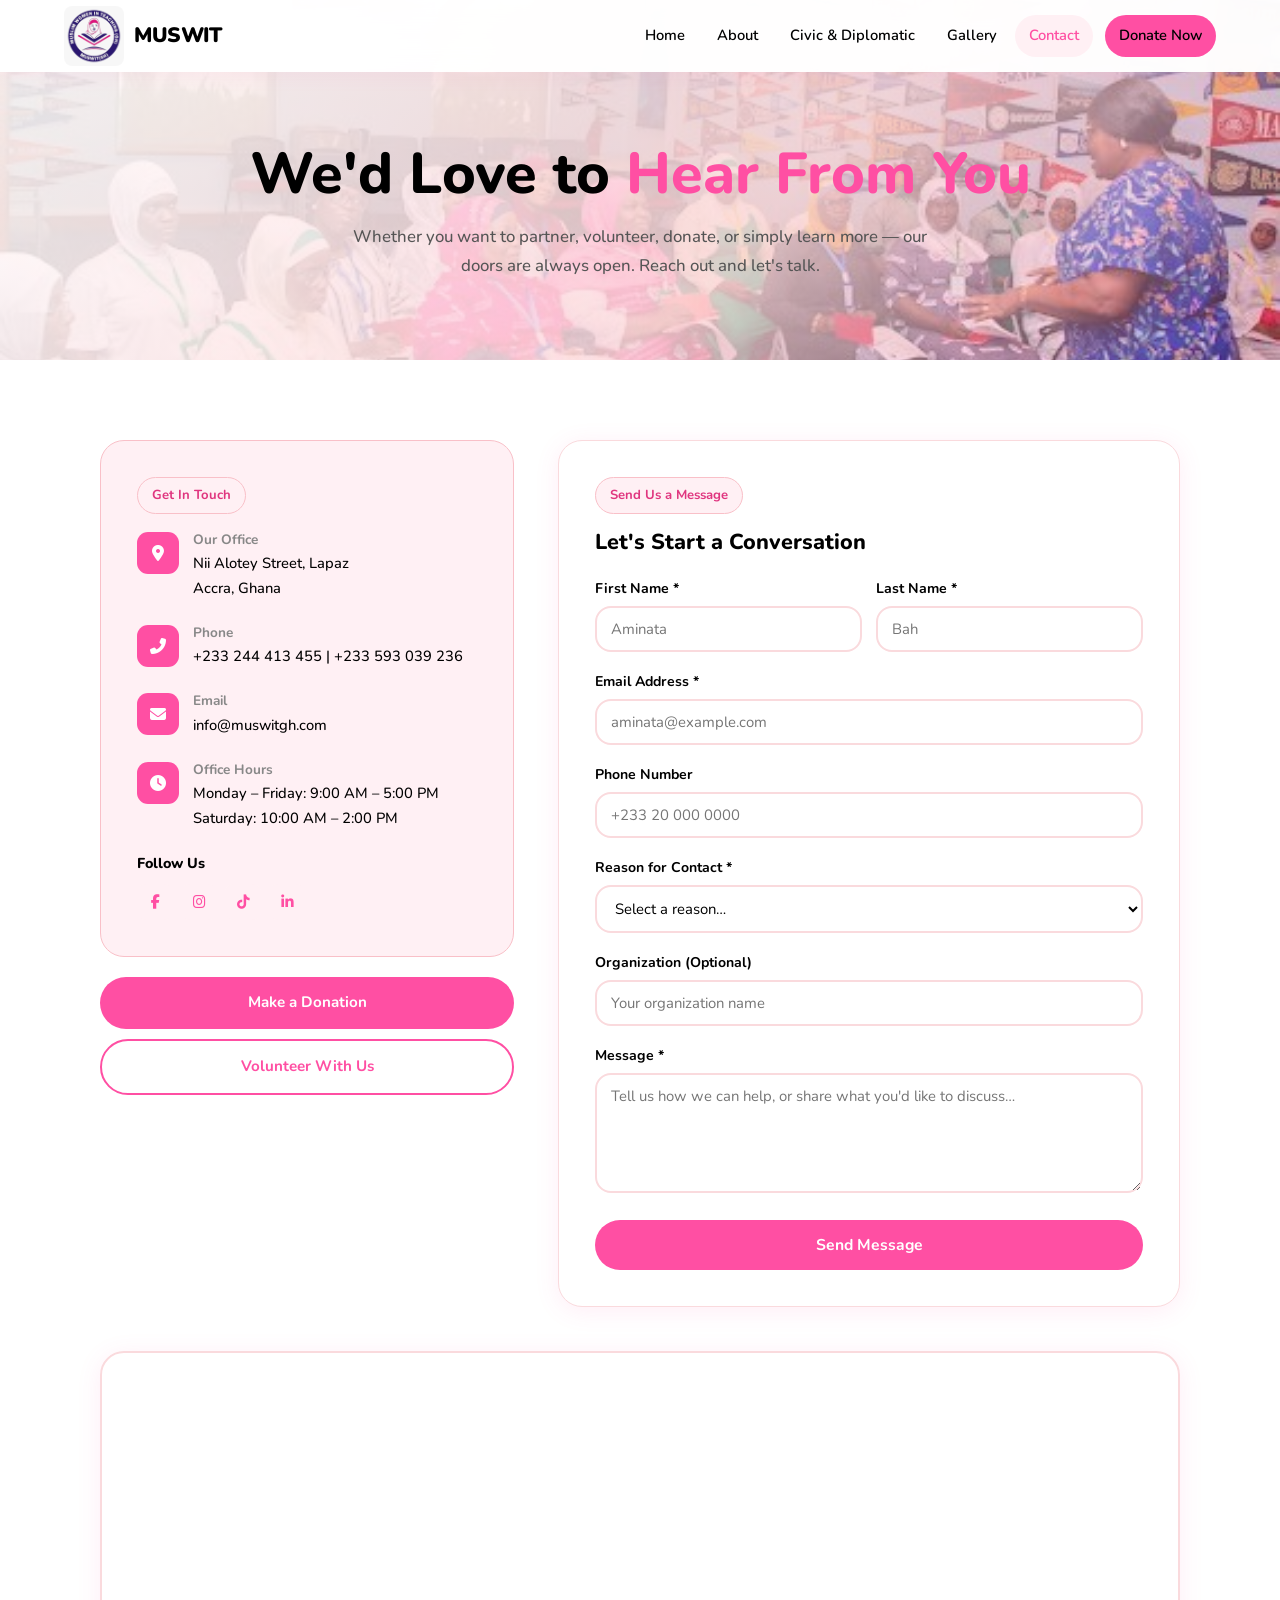
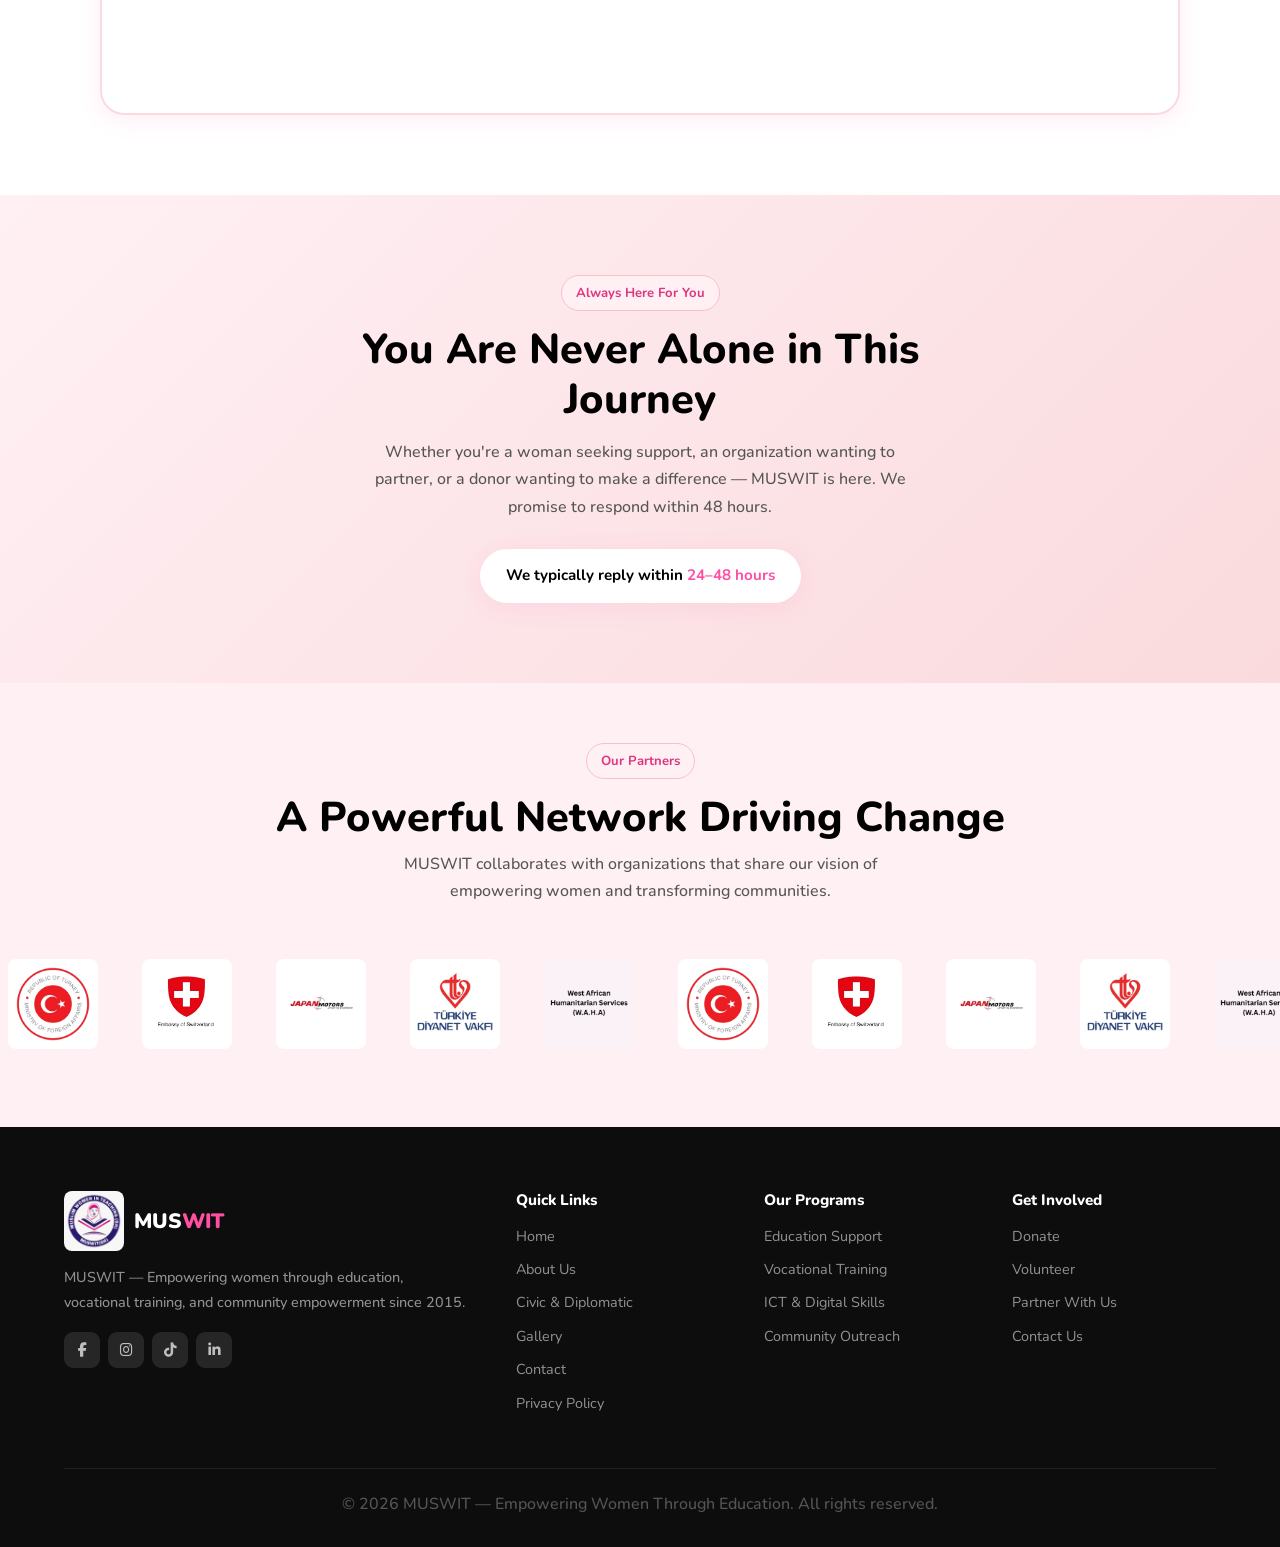
<file: contact.html>
<!DOCTYPE html>
<html lang="en">
<head>
  <meta charset="UTF-8" />
  <meta name="viewport" content="width=device-width, initial-scale=1.0"/>
  <title>Contact Us — MUSWIT</title>
  <link rel="icon" type="image/png" href="muswit_logo.png" />
  <link rel="stylesheet" href="https://cdnjs.cloudflare.com/ajax/libs/font-awesome/6.5.0/css/all.min.css">
  <link href="https://fonts.googleapis.com/css2?family=Nunito:wght@400;500;600;700;800;900&display=swap" rel="stylesheet">
  <link rel="stylesheet" href="style.css" />
</head>
<body>

<!-- NAVBAR -->
<nav class="navbar">
  <a href="index.html" class="nav-logo">
                <span class="logo-icon"><img src="muswit logo1.jpeg" style="height: 60px !important ;width: 60px !important;"></span>
    <span class="nav-logo-text">MUSWIT</span>
  </a>
  <div class="nav-links">
    <a href="index.html">Home</a>
    <a href="about.html">About</a>
    <a href="civic.html">Civic &amp; Diplomatic</a>
    <a href="gallery.html">Gallery</a>
    <a href="contact.html" class="active">Contact</a>
    <a href="https://paystack.shop/pay/muswit" class="btn nav-donate">Donate Now</a>
  </div>
  <button class="hamburger" aria-label="Menu"><span></span><span></span><span></span></button>
</nav>
<div class="mobile-menu">
  <a href="index.html">Home</a>
  <a href="about.html">About</a>
  <a href="civic.html">Civic &amp; Diplomatic</a>
  <a href="gallery.html">Gallery</a>
  <a href="contact.html">Contact</a>
  <a href="https://paystack.shop/pay/muswit" class="btn">Donate Now</a>
</div>

<!-- PAGE HERO -->
<section class="page-hero page-hero-contact">
<h1>We'd Love to <span style="color:var(--pink-main)">Hear From You</span></h1>
  <p>Whether you want to partner, volunteer, donate, or simply learn more — our doors are always open. Reach out and let's talk.</p>
</section>

<!-- CONTACT SECTION -->
<section class="section">
  <div class="contact-grid">

    <!-- CONTACT INFO -->
    <div>
      <div class="contact-info-card">
        <div class="section-tag" style="margin-bottom:18px;">Get In Touch</div>
        <div class="contact-item">
          <div class="contact-icon"><i class="fas fa-map-marker-alt"></i></div>
          <div>
            <h4>Our Office</h4>
            <p>Nii Alotey Street, Lapaz<br>Accra, Ghana</p>
          </div>
        </div>
        <div class="contact-item">
          <div class="contact-icon"><i class="fas fa-phone-alt"></i></div>
          <div>
            <h4>Phone</h4>
            <p>+233 244 413 455 | +233 593 039 236</p>
          </div>
        </div>
        <div class="contact-item">
          <div class="contact-icon"><i class="fas fa-envelope"></i></div>
          <div>
            <h4>Email</h4>
            <p>info@muswitgh.com</p>
          </div>
        </div>
        <div class="contact-item">
          <div class="contact-icon"><i class="fas fa-clock"></i></div>
          <div>
            <h4>Office Hours</h4>
            <p>Monday – Friday: 9:00 AM – 5:00 PM<br>Saturday: 10:00 AM – 2:00 PM</p>
          </div>
        </div>
        <div style="margin-top:24px;">
          <h4 style="font-weight:800;margin-bottom:12px;font-size:0.9rem;">Follow Us</h4>
          <div style="display:flex;gap:8px;">
            <a href="https://facebook.com/yourpage" class="footer-social-btn" style="background:var(--pink-pale);color:var(--pink-main);"><i class="fab fa-facebook-f"></i></a>
            <a href="https://instagram.com/yourpage" class="footer-social-btn" style="background:var(--pink-pale);color:var(--pink-main);"><i class="fab fa-instagram"></i></a>
            <a href="https://tiktok.com/@yourpage" class="footer-social-btn" style="background:var(--pink-pale);color:var(--pink-main);"><i class="fab fa-tiktok"></i></a>
            <a href="https://linkedin.com/company/yourpage" class="footer-social-btn" style="background:var(--pink-pale);color:var(--pink-main);"><i class="fab fa-linkedin-in"></i></a>
          </div>
        </div>
      </div>
      <div style="margin-top:20px;display:flex;flex-direction:column;gap:10px;">
        <a href="https://paystack.shop/pay/muswit" class="btn" style="justify-content:center;">Make a Donation</a>
        <a href="#contactForm" class="btn btn-outline" style="justify-content:center;">Volunteer With Us</a>
      </div>
    </div>

    <!-- CONTACT FORM -->
    <div class="contact-form" id="contactForm">
      <div class="section-tag" style="margin-bottom:16px;">Send Us a Message</div>
      <h3 style="margin-bottom:22px;font-size:1.35rem;">Let's Start a Conversation</h3>
      <form id="contactFormEl" novalidate>
        <div class="form-row">
          <div class="form-group">
            <label for="firstName">First Name *</label>
            <input type="text" id="firstName" name="firstName" placeholder="Aminata" required />
            <span class="error-msg">Please enter your first name.</span>
          </div>
          <div class="form-group">
            <label for="lastName">Last Name *</label>
            <input type="text" id="lastName" name="lastName" placeholder="Bah" required />
            <span class="error-msg">Please enter your last name.</span>
          </div>
        </div>
        <div class="form-group">
          <label for="email">Email Address *</label>
          <input type="email" id="email" name="email" placeholder="aminata@example.com" required />
          <span class="error-msg">Please enter a valid email address.</span>
        </div>
        <div class="form-group">
          <label for="phone">Phone Number</label>
          <input type="tel" id="phone" name="phone" placeholder="+233 20 000 0000" />
        </div>
        <div class="form-group">
          <label for="reason">Reason for Contact *</label>
          <select id="reason" name="reason" required>
            <option value="" disabled selected>Select a reason…</option>
            <option value="donation">I'd like to make a donation</option>
            <option value="volunteer">I want to volunteer</option>
            <option value="partnership">Corporate / NGO partnership</option>
            <option value="media">Media inquiry</option>
            <option value="program">Enroll in a program</option>
            <option value="government">Government / diplomatic inquiry</option>
            <option value="general">General question</option>
          </select>
          <span class="error-msg">Please select a reason for contact.</span>
        </div>
        <div class="form-group">
          <label for="organization">Organization (Optional)</label>
          <input type="text" id="organization" name="organization" placeholder="Your organization name" />
        </div>
        <div class="form-group">
          <label for="message">Message *</label>
          <textarea id="message" name="message" placeholder="Tell us how we can help, or share what you'd like to discuss…" required></textarea>
          <span class="error-msg">Please enter your message.</span>
        </div>
        <button type="submit" class="btn" style="width:100%;justify-content:center;font-size:0.98rem;padding:14px;">
          Send Message
        </button>
      </form>
    </div>
  </div>

  <!-- MAP -->
  <div class="map-wrap">
    <iframe
      <iframe
  src="https://www.google.com/maps/embed?pb=!1m18!1m12!1m3!1d3024.57280480684!2d-0.23767359999999998!3d5.608131099999999!2m3!1f0!2f0!3f0!3m2!1i1024!2i768!4f13.1!3m3!1m2!1s0xfdf99714a049b11%3A0x41ff720e0dfbf3d2!2sNii%20Alotey%20St%2C%20Accra!5e1!3m2!1sen!2sgh!4v1776590347491!5m2!1sen!2sgh"
  width="100%"
  height="360"
  style="border:0; display:block;"
  allowfullscreen=""
  loading="lazy"
  referrerpolicy="no-referrer-when-downgrade"
  title="MUSWIT Office Location">
</iframe>
    </iframe>
  </div>
</section>

<!-- CLOSING MESSAGE -->
<section class="section section-pink" style="text-align:center;">
  <div class="section-header" style="margin-bottom:0;">
    <div class="section-tag">Always Here For You</div>
    <h2>You Are Never Alone in This Journey</h2>
    <p style="max-width:560px;margin:14px auto 28px;">Whether you're a woman seeking support, an organization wanting to partner, or a donor wanting to make a difference — MUSWIT is here. We promise to respond within 48 hours.</p>
    <div style="display:inline-flex;gap:12px;align-items:center;background:#fff;padding:14px 26px;border-radius:var(--radius-full);box-shadow:var(--shadow);">
      <span style="font-weight:700;font-size:0.95rem;">We typically reply within <span style="color:var(--pink-main);">24–48 hours</span></span>
    </div>
  </div>
</section>

<!-- PARTNERS -->
<section class="partners-section">
  
  <div class="partners-header">
    <div class="section-tag">
      Our Partners
    </div>

    <h2>A Powerful Network Driving Change</h2>

    <p>
      MUSWIT collaborates with organizations that share our vision of
      empowering women and transforming communities.
    </p>
  </div>
  
<div class="carousel-track">
      
<!-- Original Logos -->
<div class="partner-logo"><img src="Republic of Turkey.png" alt="Republic of Turkey" style="border-radius:8px;"></div>
<div class="partner-logo"><img src="Embassy of Switzerland.jpg" alt="Embassy of Switzerland" style="border-radius:8px;"></div>
<div class="partner-logo"><img src="Japan Motors.png" alt="Japan Motors" style="border-radius:8px;"></div>
<div class="partner-logo"><img src="Turkey Diner.png" alt="Turkey Diner" style="border-radius:8px;"></div>
<div class="partner-logo"><img src="West African HA.png" alt="West African HA" style="border-radius:8px;"></div>

<!-- Duplicate Logos for Smooth Infinite Scroll -->
<div class="partner-logo"><img src="Republic of Turkey.png" alt="Republic of Turkey" style="border-radius:8px;"></div>
<div class="partner-logo"><img src="Embassy of Switzerland.jpg" alt="Embassy of Switzerland" style="border-radius:8px;"></div>
<div class="partner-logo"><img src="Japan Motors.png" alt="Japan Motors" style="border-radius:8px;"></div>
<div class="partner-logo"><img src="Turkey Diner.png" alt="Turkey Diner" style="border-radius:8px;"></div>
<div class="partner-logo"><img src="West African HA.png" alt="West African HA" style="border-radius:8px;"></div>
</div>
</div>
</section>

<!-- FOOTER -->
<footer class="footer">
  <div class="footer-grid">
    <div class="footer-brand">
      <div class="footer-brand-logo">
                <span class="logo-icon"><img src="muswit logo1.jpeg" style="height: 60px !important ;width: 60px !important;"></span>
        <div class="footer-logo-text">MUS<span>WIT</span></div>
      </div>
      <p>MUSWIT — Empowering women through education, vocational training, and community empowerment since 2015.</p>
      <div class="footer-socials">
        <a href="https://facebook.com/yourpage" class="footer-social-btn" aria-label="Facebook"><i class="fab fa-facebook-f"></i></a>
        <a href="https://instagram.com/yourpage" class="footer-social-btn" aria-label="Instagram"><i class="fab fa-instagram"></i></a>
        <a href="https://tiktok.com/@yourpage" class="footer-social-btn" aria-label="TikTok"><i class="fab fa-tiktok"></i></a>
        <a href="https://linkedin.com/company/yourpage" class="footer-social-btn" aria-label="LinkedIn"><i class="fab fa-linkedin-in"></i></a>
      </div>
    </div>
    <div class="footer-col">
      <h4>Quick Links</h4>
      <a href="index.html"></i>Home</a>
      <a href="about.html"></i>About Us</a>
      <a href="civic.html"></i>Civic &amp; Diplomatic</a>
      <a href="gallery.html"></i>Gallery</a>
      <a href="contact.html"></i>Contact</a>
      <a href="privacy.html"></i>Privacy Policy</a>
    </div>
    <div class="footer-col">
      <h4>Our Programs</h4>
      <a href="#"></i>Education Support</a>
      <a href="#"></i>Vocational Training</a>
      <a href="#"></i>ICT &amp; Digital Skills</a>
      <a href="#"></i>Community Outreach</a>
    </div>
    <div class="footer-col">
      <h4>Get Involved</h4>
      <a href="https://paystack.shop/pay/muswit"></i>Donate</a>
      <a href="contact.html"></i>Volunteer</a>
      <a href="contact.html"></i>Partner With Us</a>
      <a href="contact.html"></i>Contact Us</a>
    </div>
  </div>
  <div class="footer-bottom">
    <p>&copy; 2026 MUSWIT — Empowering Women Through Education. All rights reserved.</p>
  </div>
</footer>

<script src="script.js"></script>
<script>
// Form uses contactFormEl id
const contactForm = document.getElementById('contactFormEl');
if (contactForm) {
  contactForm.addEventListener('submit', (e) => {
    e.preventDefault();
    let valid = true;
    contactForm.querySelectorAll('[required]').forEach(field => {
      const err = field.parentElement.querySelector('.error-msg');
      if (!field.value.trim()) {
        field.classList.add('error');
        if (err) err.classList.add('show');
        valid = false;
      } else if (field.type === 'email' && !/^[^\s@]+@[^\s@]+\.[^\s@]+$/.test(field.value)) {
        field.classList.add('error');
        if (err) { err.textContent = 'Please enter a valid email address.'; err.classList.add('show'); }
        valid = false;
      } else {
        field.classList.remove('error');
        if (err) err.classList.remove('show');
      }
    });
    if (valid) {
      const btn = contactForm.querySelector('[type="submit"]');
      btn.innerHTML = 'Message Sent!';
      btn.style.background = '#27ae60';
      setTimeout(() => {
        btn.innerHTML = 'Send Message';
        btn.style.background = '';
        contactForm.reset();
      }, 3000);
    }
  });
  contactForm.querySelectorAll('input, select, textarea').forEach(field => {
    field.addEventListener('input', () => {
      field.classList.remove('error');
      const err = field.parentElement.querySelector('.error-msg');
      if (err) err.classList.remove('show');
    });
  });
}
</script>
</body>
</html>
</file>
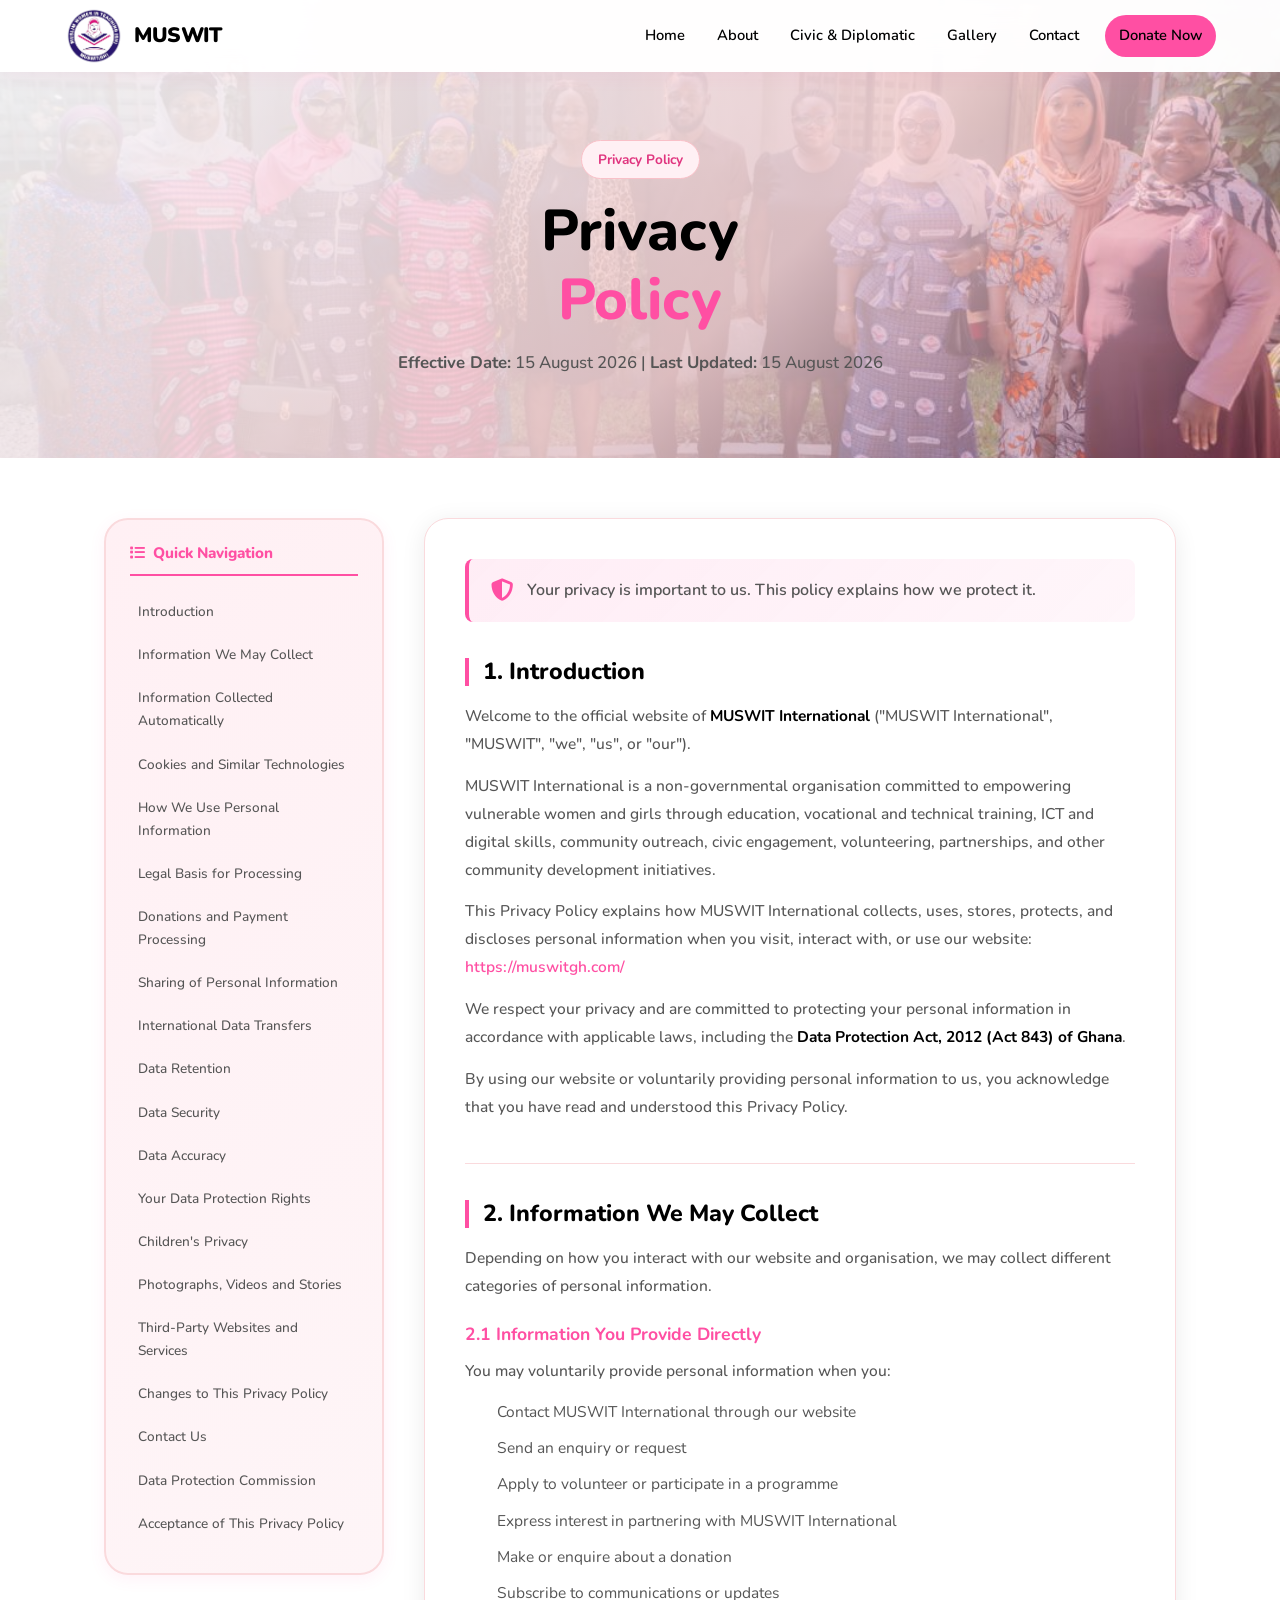
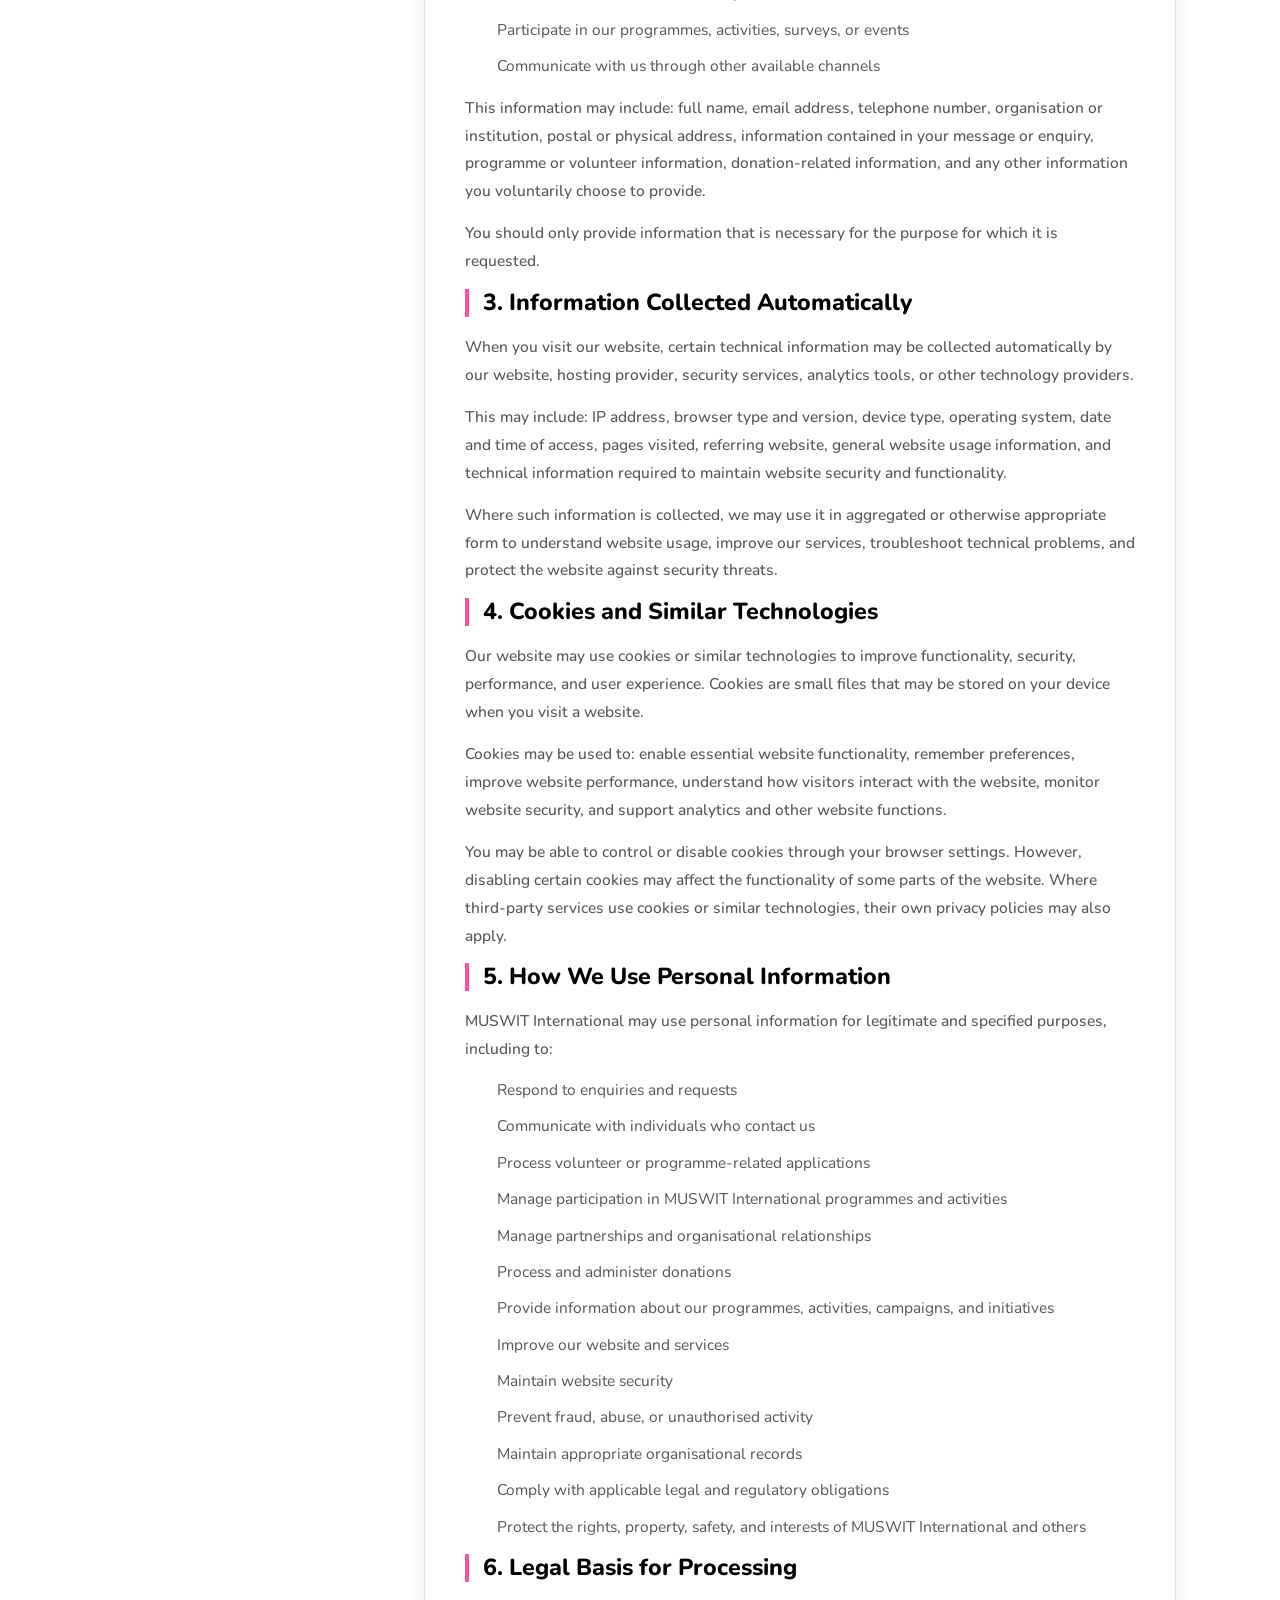
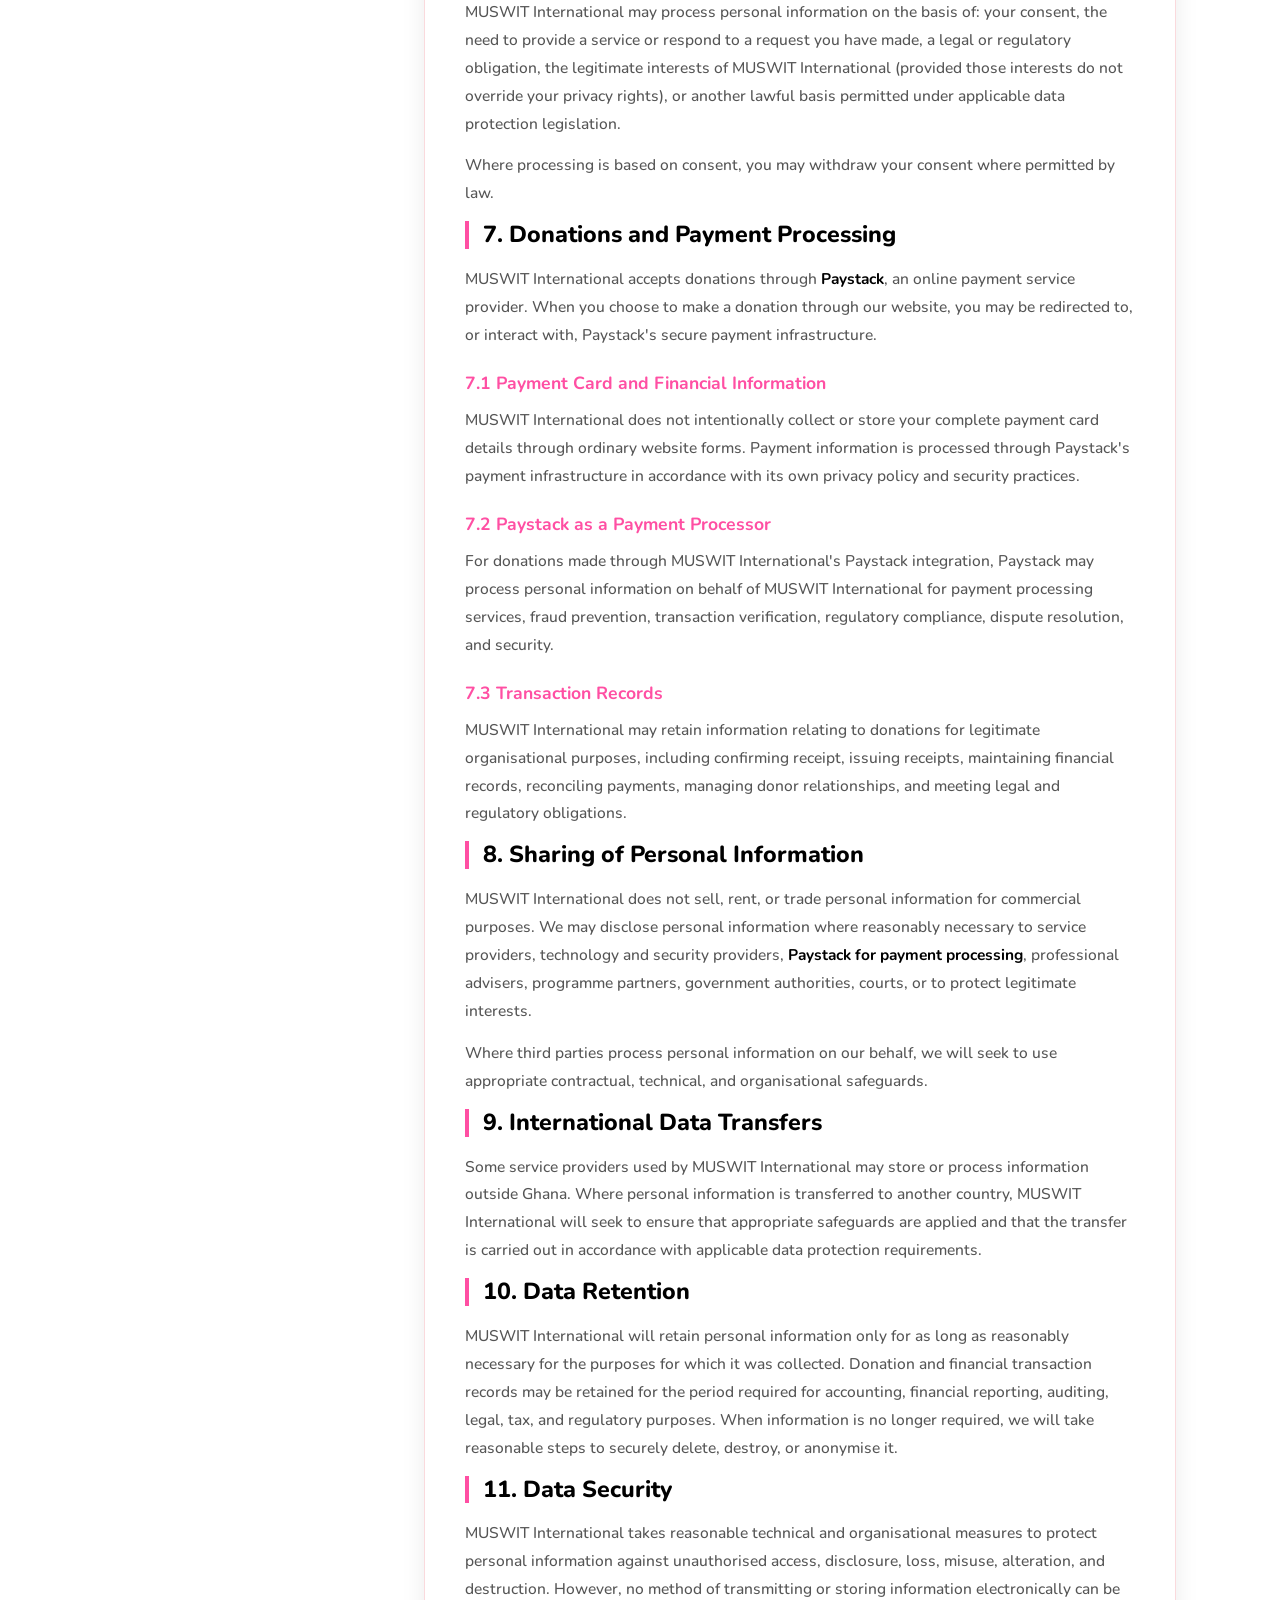
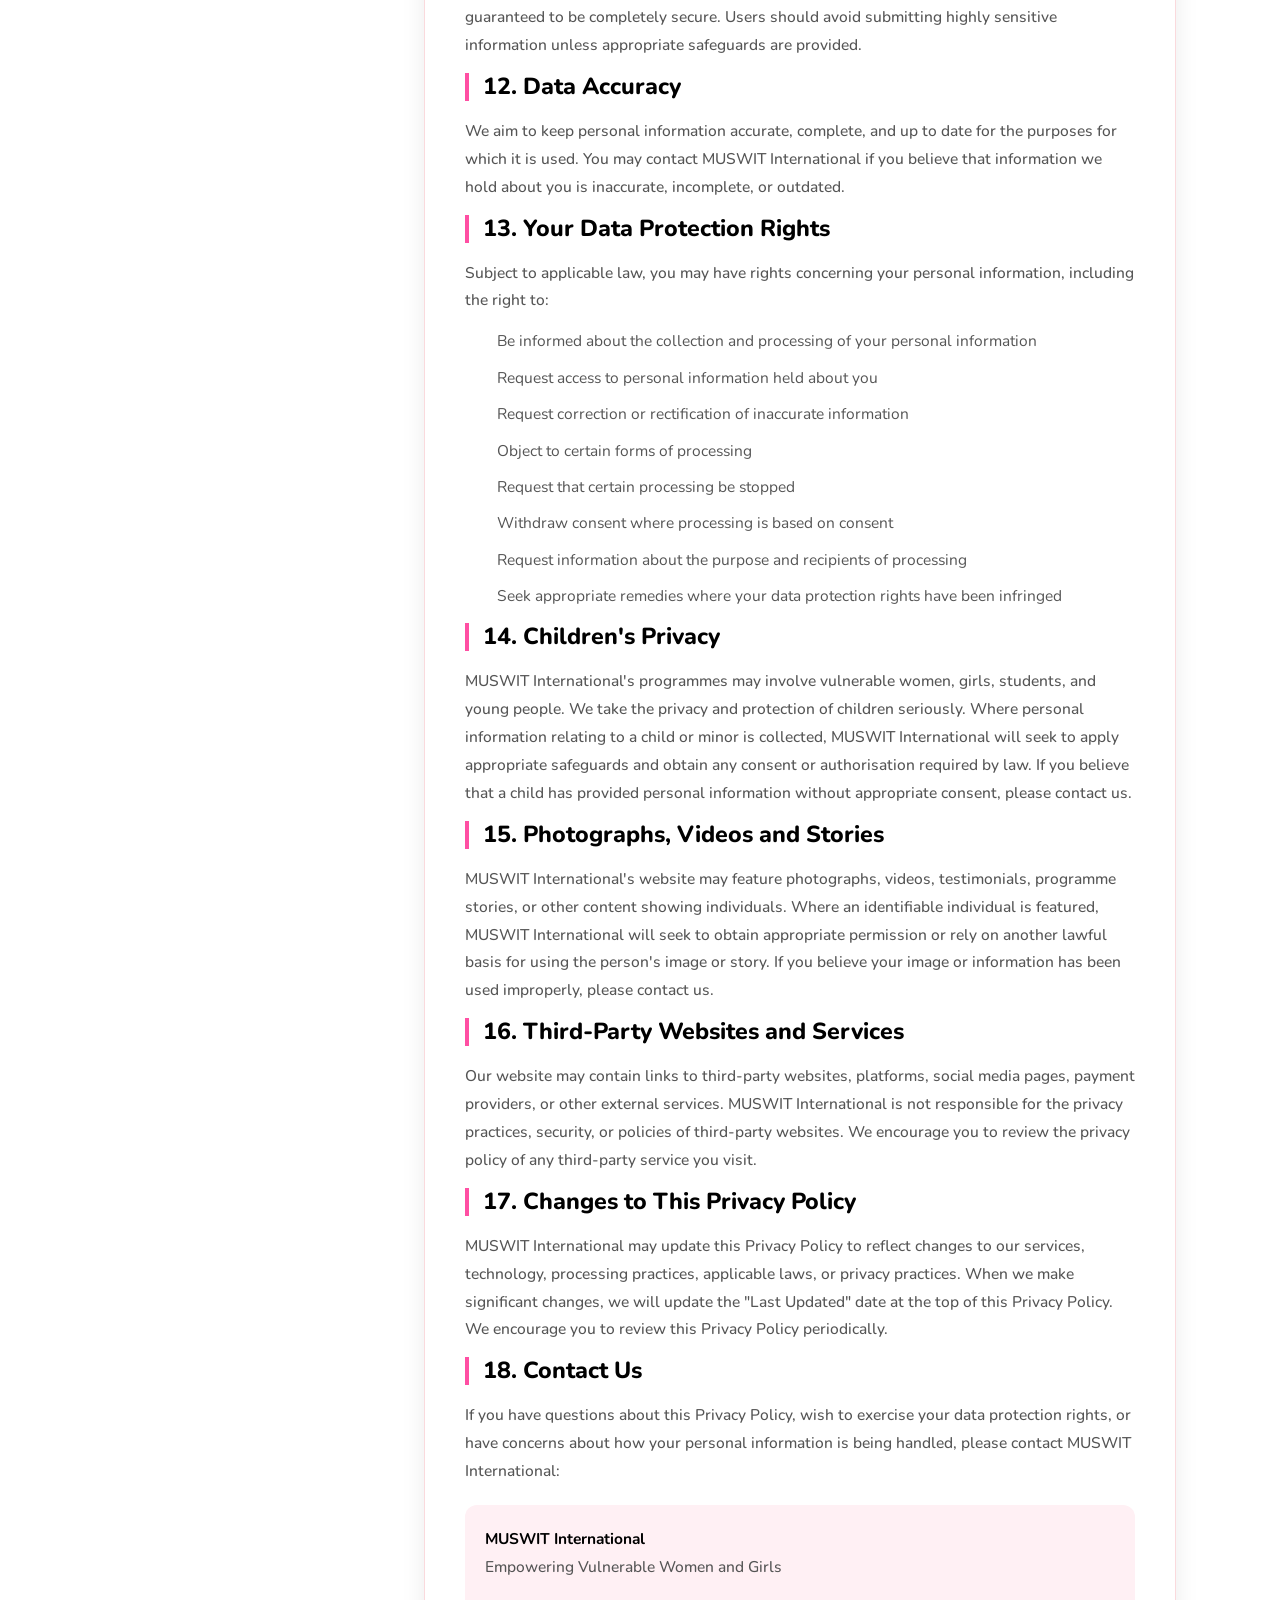
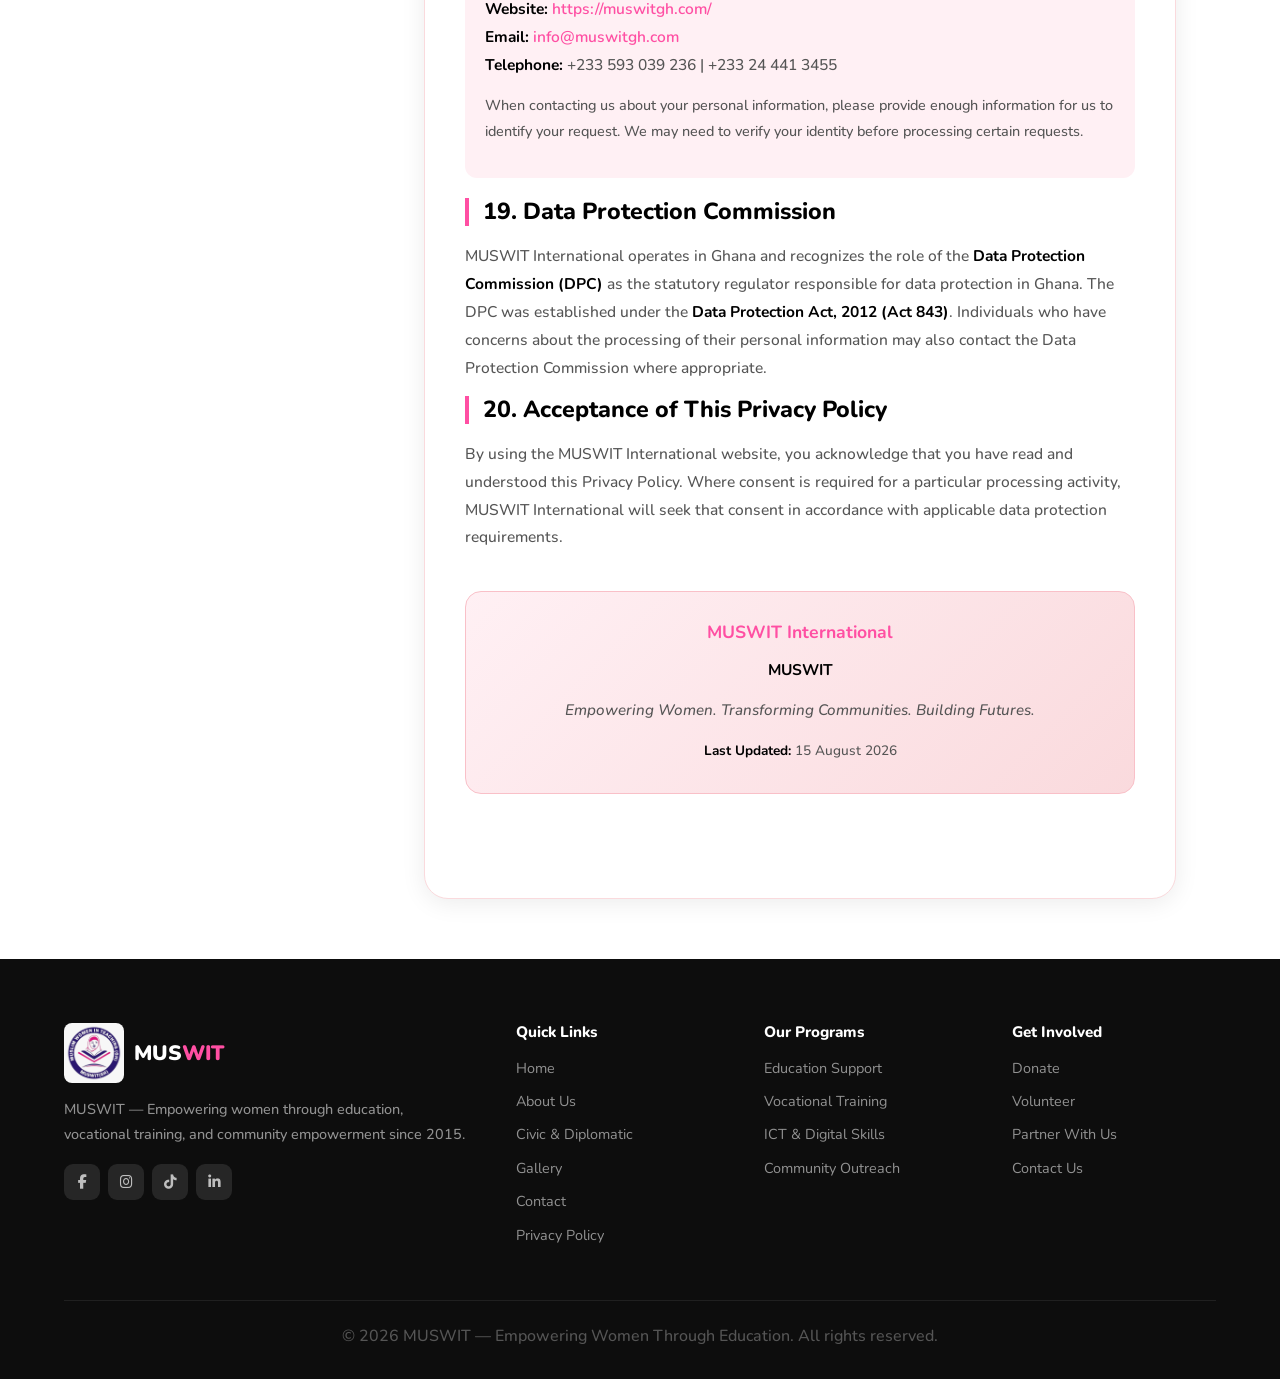
<file: privacy.html>
<!DOCTYPE html>
<html lang="en">
<head>
  <meta charset="UTF-8" />
  <meta name="viewport" content="width=device-width, initial-scale=1.0"/>
  <title>Privacy Policy — MUSWIT</title>
  <link rel="icon" type="image/png" href="muswit_logo.png" />
  <link rel="stylesheet" href="https://cdnjs.cloudflare.com/ajax/libs/font-awesome/6.5.0/css/all.min.css">
  <link href="https://fonts.googleapis.com/css2?family=Nunito:wght@400;500;600;700;800;900&display=swap" rel="stylesheet">
  <link rel="stylesheet" href="style.css" />
</head>
<body>

<!-- NAVBAR -->
<nav class="navbar">
  <a href="index.html" class="nav-logo">
    <span class="logo-icon"><img src="muswit_logo.png" alt="MUSWIT logo" style="height: 60px !important; width: 60px !important;"></span>
    <span class="nav-logo-text">MUSWIT</span>
  </a>
  <div class="nav-links">
    <a href="index.html">Home</a>
    <a href="about.html">About</a>
    <a href="civic.html">Civic &amp; Diplomatic</a>
    <a href="gallery.html">Gallery</a>
    <a href="contact.html">Contact</a>
    <a href="https://paystack.shop/pay/muswit" class="btn nav-donate">Donate Now</a>
  </div>
  <button class="hamburger" aria-label="Menu"><span></span><span></span><span></span></button>
</nav>
<div class="mobile-menu">
  <a href="index.html">Home</a>
  <a href="about.html">About</a>
  <a href="civic.html">Civic &amp; Diplomatic</a>
  <a href="gallery.html">Gallery</a>
  <a href="contact.html">Contact</a>
  <a href="https://paystack.shop/pay/muswit" class="btn">Donate Now</a>
</div>

<!-- PAGE HERO -->
<section class="page-hero page-hero-about">
  <div class="page-hero-badge">Privacy Policy</div>
  <h1>Privacy<br><span style="color:var(--pink-main)">Policy</span></h1>
  <p><strong>Effective Date:</strong> 15 August 2026 | <strong>Last Updated:</strong> 15 August 2026</p>
</section>

<!-- POLICY CONTENT -->
<section class="section policy-section">
  <div class="policy-container">
    <!-- TABLE OF CONTENTS -->
    <div class="policy-toc">
      <h3><i class="fas fa-list"></i> Quick Navigation</h3>
      <ol>
        <li><a href="#section-1">Introduction</a></li>
        <li><a href="#section-2">Information We May Collect</a></li>
        <li><a href="#section-3">Information Collected Automatically</a></li>
        <li><a href="#section-4">Cookies and Similar Technologies</a></li>
        <li><a href="#section-5">How We Use Personal Information</a></li>
        <li><a href="#section-6">Legal Basis for Processing</a></li>
        <li><a href="#section-7">Donations and Payment Processing</a></li>
        <li><a href="#section-8">Sharing of Personal Information</a></li>
        <li><a href="#section-9">International Data Transfers</a></li>
        <li><a href="#section-10">Data Retention</a></li>
        <li><a href="#section-11">Data Security</a></li>
        <li><a href="#section-12">Data Accuracy</a></li>
        <li><a href="#section-13">Your Data Protection Rights</a></li>
        <li><a href="#section-14">Children's Privacy</a></li>
        <li><a href="#section-15">Photographs, Videos and Stories</a></li>
        <li><a href="#section-16">Third-Party Websites and Services</a></li>
        <li><a href="#section-17">Changes to This Privacy Policy</a></li>
        <li><a href="#section-18">Contact Us</a></li>
        <li><a href="#section-19">Data Protection Commission</a></li>
        <li><a href="#section-20">Acceptance of This Privacy Policy</a></li>
      </ol>
    </div>

    <!-- POLICY CONTENT -->
    <div class="policy-content">
      <div class="policy-intro-badge">
        <i class="fas fa-shield-alt"></i>
        <span>Your privacy is important to us. This policy explains how we protect it.</span>
      </div>

      <section id="section-1">
        <h2>1. Introduction</h2>
    <p>Welcome to the official website of <strong>MUSWIT International</strong> ("MUSWIT International", "MUSWIT", "we", "us", or "our").</p>
    <p>MUSWIT International is a non-governmental organisation committed to empowering vulnerable women and girls through education, vocational and technical training, ICT and digital skills, community outreach, civic engagement, volunteering, partnerships, and other community development initiatives.</p>
    <p>This Privacy Policy explains how MUSWIT International collects, uses, stores, protects, and discloses personal information when you visit, interact with, or use our website: <strong><a href="https://muswitgh.com/" style="color:var(--pink-main);">https://muswitgh.com/</a></strong></p>
    <p>We respect your privacy and are committed to protecting your personal information in accordance with applicable laws, including the <strong>Data Protection Act, 2012 (Act 843) of Ghana</strong>.</p>
    <p>By using our website or voluntarily providing personal information to us, you acknowledge that you have read and understood this Privacy Policy.</p>
      </section>

      <section id="section-2">
        <h2>2. Information We May Collect</h2>
    <p>Depending on how you interact with our website and organisation, we may collect different categories of personal information.</p>

    <h3>2.1 Information You Provide Directly</h3>
    <p>You may voluntarily provide personal information when you:</p>
    <ul>
      <li>Contact MUSWIT International through our website</li>
      <li>Send an enquiry or request</li>
      <li>Apply to volunteer or participate in a programme</li>
      <li>Express interest in partnering with MUSWIT International</li>
      <li>Make or enquire about a donation</li>
      <li>Subscribe to communications or updates</li>
      <li>Participate in our programmes, activities, surveys, or events</li>
      <li>Communicate with us through other available channels</li>
    </ul>
    <p>This information may include: full name, email address, telephone number, organisation or institution, postal or physical address, information contained in your message or enquiry, programme or volunteer information, donation-related information, and any other information you voluntarily choose to provide.</p>
    <p>You should only provide information that is necessary for the purpose for which it is requested.</p>

    <h2>3. Information Collected Automatically</h2>
    <p>When you visit our website, certain technical information may be collected automatically by our website, hosting provider, security services, analytics tools, or other technology providers.</p>
    <p>This may include: IP address, browser type and version, device type, operating system, date and time of access, pages visited, referring website, general website usage information, and technical information required to maintain website security and functionality.</p>
    <p>Where such information is collected, we may use it in aggregated or otherwise appropriate form to understand website usage, improve our services, troubleshoot technical problems, and protect the website against security threats.</p>

    <h2>4. Cookies and Similar Technologies</h2>
    <p>Our website may use cookies or similar technologies to improve functionality, security, performance, and user experience. Cookies are small files that may be stored on your device when you visit a website.</p>
    <p>Cookies may be used to: enable essential website functionality, remember preferences, improve website performance, understand how visitors interact with the website, monitor website security, and support analytics and other website functions.</p>
    <p>You may be able to control or disable cookies through your browser settings. However, disabling certain cookies may affect the functionality of some parts of the website. Where third-party services use cookies or similar technologies, their own privacy policies may also apply.</p>

    <h2>5. How We Use Personal Information</h2>
    <p>MUSWIT International may use personal information for legitimate and specified purposes, including to:</p>
    <ul>
      <li>Respond to enquiries and requests</li>
      <li>Communicate with individuals who contact us</li>
      <li>Process volunteer or programme-related applications</li>
      <li>Manage participation in MUSWIT International programmes and activities</li>
      <li>Manage partnerships and organisational relationships</li>
      <li>Process and administer donations</li>
      <li>Provide information about our programmes, activities, campaigns, and initiatives</li>
      <li>Improve our website and services</li>
      <li>Maintain website security</li>
      <li>Prevent fraud, abuse, or unauthorised activity</li>
      <li>Maintain appropriate organisational records</li>
      <li>Comply with applicable legal and regulatory obligations</li>
      <li>Protect the rights, property, safety, and interests of MUSWIT International and others</li>
    </ul>

    <h2>6. Legal Basis for Processing</h2>
    <p>MUSWIT International may process personal information on the basis of: your consent, the need to provide a service or respond to a request you have made, a legal or regulatory obligation, the legitimate interests of MUSWIT International (provided those interests do not override your privacy rights), or another lawful basis permitted under applicable data protection legislation.</p>
    <p>Where processing is based on consent, you may withdraw your consent where permitted by law.</p>

    <h2>7. Donations and Payment Processing</h2>
    <p>MUSWIT International accepts donations through <strong>Paystack</strong>, an online payment service provider. When you choose to make a donation through our website, you may be redirected to, or interact with, Paystack's secure payment infrastructure.</p>

    <h3>7.1 Payment Card and Financial Information</h3>
    <p>MUSWIT International does not intentionally collect or store your complete payment card details through ordinary website forms. Payment information is processed through Paystack's payment infrastructure in accordance with its own privacy policy and security practices.</p>

    <h3>7.2 Paystack as a Payment Processor</h3>
    <p>For donations made through MUSWIT International's Paystack integration, Paystack may process personal information on behalf of MUSWIT International for payment processing services, fraud prevention, transaction verification, regulatory compliance, dispute resolution, and security.</p>

    <h3>7.3 Transaction Records</h3>
    <p>MUSWIT International may retain information relating to donations for legitimate organisational purposes, including confirming receipt, issuing receipts, maintaining financial records, reconciling payments, managing donor relationships, and meeting legal and regulatory obligations.</p>

    <h2>8. Sharing of Personal Information</h2>
    <p>MUSWIT International does not sell, rent, or trade personal information for commercial purposes. We may disclose personal information where reasonably necessary to service providers, technology and security providers, <strong>Paystack for payment processing</strong>, professional advisers, programme partners, government authorities, courts, or to protect legitimate interests.</p>
    <p>Where third parties process personal information on our behalf, we will seek to use appropriate contractual, technical, and organisational safeguards.</p>

    <h2>9. International Data Transfers</h2>
    <p>Some service providers used by MUSWIT International may store or process information outside Ghana. Where personal information is transferred to another country, MUSWIT International will seek to ensure that appropriate safeguards are applied and that the transfer is carried out in accordance with applicable data protection requirements.</p>

    <h2>10. Data Retention</h2>
    <p>MUSWIT International will retain personal information only for as long as reasonably necessary for the purposes for which it was collected. Donation and financial transaction records may be retained for the period required for accounting, financial reporting, auditing, legal, tax, and regulatory purposes. When information is no longer required, we will take reasonable steps to securely delete, destroy, or anonymise it.</p>

    <h2>11. Data Security</h2>
    <p>MUSWIT International takes reasonable technical and organisational measures to protect personal information against unauthorised access, disclosure, loss, misuse, alteration, and destruction. However, no method of transmitting or storing information electronically can be guaranteed to be completely secure. Users should avoid submitting highly sensitive information unless appropriate safeguards are provided.</p>

    <h2>12. Data Accuracy</h2>
    <p>We aim to keep personal information accurate, complete, and up to date for the purposes for which it is used. You may contact MUSWIT International if you believe that information we hold about you is inaccurate, incomplete, or outdated.</p>

    <h2>13. Your Data Protection Rights</h2>
    <p>Subject to applicable law, you may have rights concerning your personal information, including the right to:</p>
    <ul>
      <li>Be informed about the collection and processing of your personal information</li>
      <li>Request access to personal information held about you</li>
      <li>Request correction or rectification of inaccurate information</li>
      <li>Object to certain forms of processing</li>
      <li>Request that certain processing be stopped</li>
      <li>Withdraw consent where processing is based on consent</li>
      <li>Request information about the purpose and recipients of processing</li>
      <li>Seek appropriate remedies where your data protection rights have been infringed</li>
    </ul>

    <h2>14. Children's Privacy</h2>
    <p>MUSWIT International's programmes may involve vulnerable women, girls, students, and young people. We take the privacy and protection of children seriously. Where personal information relating to a child or minor is collected, MUSWIT International will seek to apply appropriate safeguards and obtain any consent or authorisation required by law. If you believe that a child has provided personal information without appropriate consent, please contact us.</p>

    <h2>15. Photographs, Videos and Stories</h2>
    <p>MUSWIT International's website may feature photographs, videos, testimonials, programme stories, or other content showing individuals. Where an identifiable individual is featured, MUSWIT International will seek to obtain appropriate permission or rely on another lawful basis for using the person's image or story. If you believe your image or information has been used improperly, please contact us.</p>

    <h2>16. Third-Party Websites and Services</h2>
    <p>Our website may contain links to third-party websites, platforms, social media pages, payment providers, or other external services. MUSWIT International is not responsible for the privacy practices, security, or policies of third-party websites. We encourage you to review the privacy policy of any third-party service you visit.</p>

    <h2>17. Changes to This Privacy Policy</h2>
    <p>MUSWIT International may update this Privacy Policy to reflect changes to our services, technology, processing practices, applicable laws, or privacy practices. When we make significant changes, we will update the "Last Updated" date at the top of this Privacy Policy. We encourage you to review this Privacy Policy periodically.</p>

    <h2>18. Contact Us</h2>
    <p>If you have questions about this Privacy Policy, wish to exercise your data protection rights, or have concerns about how your personal information is being handled, please contact MUSWIT International:</p>
    <div style="background:var(--pink-pale); padding:20px; border-radius:12px; margin:20px 0;">
      <p><strong>MUSWIT International</strong><br>Empowering Vulnerable Women and Girls</p>
      <p><strong>Website:</strong> <a href="https://muswitgh.com/" style="color:var(--pink-main);">https://muswitgh.com/</a><br>
      <strong>Email:</strong> <a href="mailto:info@muswitgh.com" style="color:var(--pink-main);">info@muswitgh.com</a><br>
      <strong>Telephone:</strong> +233 593 039 236 | +233 24 441 3455</p>
      <p style="font-size:0.9rem; margin-top:10px;">When contacting us about your personal information, please provide enough information for us to identify your request. We may need to verify your identity before processing certain requests.</p>
    </div>

    <h2>19. Data Protection Commission</h2>
    <p>MUSWIT International operates in Ghana and recognizes the role of the <strong>Data Protection Commission (DPC)</strong> as the statutory regulator responsible for data protection in Ghana. The DPC was established under the <strong>Data Protection Act, 2012 (Act 843)</strong>. Individuals who have concerns about the processing of their personal information may also contact the Data Protection Commission where appropriate.</p>

    <h2>20. Acceptance of This Privacy Policy</h2>
    <p>By using the MUSWIT International website, you acknowledge that you have read and understood this Privacy Policy. Where consent is required for a particular processing activity, MUSWIT International will seek that consent in accordance with applicable data protection requirements.</p>

    <div style="background:linear-gradient(135deg, var(--pink-pale) 0%, var(--pink-light) 100%); padding:30px; border-radius:16px; margin-top:40px; text-align:center; border:1px solid var(--pink-mid);">
      <h3 style="margin-top:0;">MUSWIT International</h3>
      <p><strong>MUSWIT</strong></p>
      <p style="font-style:italic; color:var(--gray); font-size:0.95rem;">Empowering Women. Transforming Communities. Building Futures.</p>
      <p style="font-size:0.85rem; margin-bottom:0;">
        <strong>Last Updated:</strong> 15 August 2026
      </p>
    </div>
  </div>
</section>

<!-- FOOTER -->
<footer class="footer">
  <div class="footer-grid">
    <div class="footer-brand">
      <div class="footer-brand-logo">
        <span class="logo-icon"><img src="muswit logo1.jpeg" alt="MUSWIT logo" style="height: 60px !important; width: 60px !important;"></span>
        <div class="footer-logo-text">MUS<span>WIT</span></div>
      </div>
      <p>MUSWIT — Empowering women through education, vocational training, and community empowerment since 2015.</p>
      <div class="footer-socials">
        <a href="https://facebook.com/yourpage" class="footer-social-btn" aria-label="Facebook"><i class="fab fa-facebook-f"></i></a>
        <a href="https://instagram.com/yourpage" class="footer-social-btn" aria-label="Instagram"><i class="fab fa-instagram"></i></a>
        <a href="https://tiktok.com/@yourpage" class="footer-social-btn" aria-label="TikTok"><i class="fab fa-tiktok"></i></a>
        <a href="https://linkedin.com/company/yourpage" class="footer-social-btn" aria-label="LinkedIn"><i class="fab fa-linkedin-in"></i></a>
      </div>
    </div>
    <div class="footer-col">
      <h4>Quick Links</h4>
      <a href="index.html">Home</a>
      <a href="about.html">About Us</a>
      <a href="civic.html">Civic &amp; Diplomatic</a>
      <a href="gallery.html">Gallery</a>
      <a href="contact.html">Contact</a>
      <a href="privacy.html">Privacy Policy</a>
    </div>
    <div class="footer-col">
      <h4>Our Programs</h4>
      <a href="#">Education Support</a>
      <a href="#">Vocational Training</a>
      <a href="#">ICT &amp; Digital Skills</a>
      <a href="#">Community Outreach</a>
    </div>
    <div class="footer-col">
      <h4>Get Involved</h4>
      <a href="https://paystack.shop/pay/muswit">Donate</a>
      <a href="contact.html">Volunteer</a>
      <a href="contact.html">Partner With Us</a>
      <a href="contact.html">Contact Us</a>
    </div>
  </div>
  <div class="footer-bottom">
    <p>&copy; 2026 MUSWIT — Empowering Women Through Education. All rights reserved.</p>
  </div>
</footer>

<script src="script.js"></script>
</body>
</html>
</file>
<file: style.css>
@import url('https://fonts.googleapis.com/css2?family=Nunito:wght@400;500;600;700;800;900&display=swap');

/* ===== CSS VARIABLES ===== */
:root {
  --white: #FFFFFF;
  --pink-light: #FADADD;
  --pink-mid: #f9c0c8;
  --pink-main: #FF4FA3;
  --pink-dark: #e0357f;
  --pink-pale: #fff0f4;
  --black: #000000;
  --gray: #555555;
  --gray-light: #888888;
  --shadow: 0 4px 24px rgba(255, 79, 163, 0.10);
  --shadow-hover: 0 8px 36px rgba(255, 79, 163, 0.22);
  --radius: 16px;
  --radius-lg: 24px;
  --radius-full: 999px;
  --transition: all 0.3s cubic-bezier(0.4, 0, 0.2, 1);
}

/* ===== RESET ===== */
*, *::before, *::after { box-sizing: border-box; margin: 0; padding: 0; }
html { scroll-behavior: smooth; }
body {
  font-family: 'Nunito', sans-serif;
  color: var(--black);
  background: var(--white);
  line-height: 1.7;
  overflow-x: hidden;
}
img { max-width: 100%; display: block; }
a { text-decoration: none; color: inherit; }
ul { list-style: none; }

/* ===== TYPOGRAPHY ===== */
h1, h2, h3, h4, h5 { font-weight: 800; line-height: 1.2; }
h1 { font-size: clamp(2rem, 5vw, 3.6rem); }
h2 { font-size: clamp(1.6rem, 3.5vw, 2.6rem); }
h3 { font-size: clamp(1.1rem, 2vw, 1.5rem); }
p { font-size: 1rem; font-weight: 500; color: var(--gray); }

/* ===== BUTTONS ===== */
.btn {
  display: inline-flex;
  align-items: center;
  gap: 8px;
  padding: 13px 28px;
  background: var(--pink-main);
  color: #fff;
  font-family: 'Nunito', sans-serif;
  font-weight: 700;
  font-size: 0.95rem;
  border: none;
  border-radius: var(--radius-full);
  cursor: pointer;
  transition: var(--transition);
  text-decoration: none;
  white-space: nowrap;
}
.btn:hover { background: var(--pink-dark); transform: scale(1.04); box-shadow: 0 6px 24px rgba(255,79,163,.35); }
.btn-outline { background: transparent; border: 2px solid var(--pink-main); color: var(--pink-main); }
.btn-outline:hover { background: var(--pink-main); color: #fff; }
.btn-white { background: #fff; color: var(--pink-main); }
.btn-white:hover { background: var(--pink-light); color: var(--pink-dark); transform: scale(1.04); }

/* ===== NAVBAR ===== */
.navbar {
  position: fixed;
  top: 0; left: 0; right: 0;
  z-index: 1000;
  background: rgba(255,255,255,0.97);
  backdrop-filter: blur(14px);
  box-shadow: 0 2px 20px rgba(255,79,163,0.08);
  padding: 0 5%;
  height: 72px;
  display: flex;
  align-items: center;
  justify-content: space-between;
}
.nav-logo {
  display: flex;
  align-items: center;
  gap: 10px;
  text-decoration: none;
}
.nav-logo img { height: 48px; width: 48px; object-fit: contain; border-radius: 8px; }
.nav-logo-text { font-size: 1.3rem; font-weight: 900; color: var(--black); letter-spacing: -0.5px; }
.nav-links {
  display: flex;
  align-items: center;
  gap: 4px;
}
.nav-links a {
  padding: 8px 14px;
  font-weight: 600;
  font-size: 0.92rem;
  border-radius: var(--radius-full);
  transition: var(--transition);
  color: var(--black);
  white-space: nowrap;
}
.nav-links a:hover, .nav-links a.active { color: var(--pink-main); background: var(--pink-pale); }
.nav-donate { margin-left: 8px; }
.hamburger {
  display: none;
  flex-direction: column;
  gap: 5px;
  cursor: pointer;
  padding: 8px;
  border: none;
  background: none;
  z-index: 1001;
}
.hamburger span { width: 24px; height: 2.5px; background: var(--black); border-radius: 3px; transition: var(--transition); display: block; }
.hamburger.active span:nth-child(1) { transform: rotate(45deg) translate(5px, 5px); }
.hamburger.active span:nth-child(2) { opacity: 0; }
.hamburger.active span:nth-child(3) { transform: rotate(-45deg) translate(5px, -5px); }

/* ===== MOBILE MENU ===== */
.mobile-menu {
  display: none;
  position: fixed;
  top: 72px; left: 0; right: 0;
  background: #fff;
  padding: 20px 5% 28px;
  box-shadow: 0 8px 32px rgba(0,0,0,0.12);
  z-index: 998;
  flex-direction: column;
  gap: 6px;
  border-top: 1px solid var(--pink-light);
}
.mobile-menu.open { display: flex; }
.mobile-menu a {
  padding: 12px 16px;
  font-weight: 600;
  border-radius: var(--radius);
  transition: var(--transition);
  font-size: 1rem;
}
.mobile-menu a:hover { background: var(--pink-pale); color: var(--pink-main); }
.mobile-menu .btn { text-align: center; justify-content: center; margin-top: 8px; }

/* ===== HERO ===== */
.hero {
  min-height: 100vh;
  display: flex;
  align-items: center;
  padding: 100px 5% 80px;
  position: relative;
  overflow: hidden;
}
.hero-slideshow {
  position: absolute;
  inset: 0;
  z-index: 0;
}
.hero-slideshow .slide {
  position: absolute;
  inset: 0;
  background-size: cover;
  background-position: center;
  opacity: 0;
  filter: blur(4px);
  transform: scale(1.04);
  transition: opacity 1.2s ease;
}
.hero-slideshow .slide.active {
  opacity: 1;
}
.hero::before {
  content: '';
  position: absolute;
  inset: 0;
  background: linear-gradient(135deg, rgba(0,0,0,0.78) 0%, rgba(20,0,10,0.74) 50%, rgba(255,79,163,0.45) 100%);
}
.hero-content {
  max-width: 1200px;
  margin: 0 auto;
  display: grid;
  grid-template-columns: 1fr 1fr;
  align-items: center;
  gap: 50px;
  width: 100%;
  position: relative;
  z-index: 1;
}
.hero-text { animation: fadeInLeft 0.9s ease both; }
.hero-badge {
  display: inline-flex;
  align-items: center;
  gap: 8px;
  background: rgba(255,79,163,0.22);
  border: 1px solid rgba(255,79,163,0.55);
  color: #fff;
  padding: 7px 16px;
  border-radius: var(--radius-full);
  font-weight: 700;
  font-size: 0.85rem;
  margin-bottom: 20px;
}
.hero-title { margin-bottom: 18px; color: #fff; }
.hero-title span { color: var(--pink-main); }
.hero-subtitle { margin-bottom: 32px; font-size: 1.05rem; color: rgba(255,255,255,0.88); }
.hero-buttons { display: flex; gap: 14px; flex-wrap: wrap; }
.hero-visual { animation: fadeInRight 0.9s ease 0.2s both; }
.hero-card {
  background: rgba(255,255,255,0.95);
  backdrop-filter: blur(12px);
  border-radius: var(--radius-lg);
  padding: 36px;
  box-shadow: var(--shadow-hover);
  border: 1px solid rgba(255,79,163,0.12);
}
.hero-stats {
  display: grid;
  grid-template-columns: 1fr 1fr;
  gap: 14px;
  margin-top: 22px;
}
.hero-stat {
  background: var(--pink-pale);
  border-radius: var(--radius);
  padding: 14px;
  text-align: center;
}
.hero-stat-num { font-size: 1.5rem; font-weight: 900; color: var(--pink-main); }
.hero-stat-label { font-size: 0.78rem; font-weight: 600; color: var(--gray); }

/* ===== PAGE HERO (inner pages) ===== */
.page-hero {
  padding: 140px 5% 80px;
  text-align: center;
  position: relative;
  overflow: hidden;
  background: url('https://images.unsplash.com/photo-1607748862156-7c548e7e98f4?w=1600&q=80') center/cover no-repeat;
}
.page-hero::before {
  content: '';
  position: absolute;
  inset: 0;
  background: linear-gradient(135deg, rgba(255,255,255,0.9) 0%, rgba(253,218,221,0.85) 60%, rgba(255,79,163,0.2) 100%);
}
.page-hero > * { position: relative; z-index: 1; }
.page-hero-badge {
  display: inline-flex;
  align-items: center;
  gap: 8px;
  background: var(--pink-pale);
  border: 1px solid var(--pink-mid);
  color: var(--pink-dark);
  padding: 7px 16px;
  border-radius: var(--radius-full);
  font-weight: 700;
  font-size: 0.85rem;
  margin-bottom: 18px;
}
.page-hero h1 { margin-bottom: 14px; }
.page-hero p { font-size: 1.05rem; max-width: 580px; margin: 0 auto; }

/* ===== CIVIC PAGE HERO ===== */
.page-hero-civic {
  background-image: url('muswitgh pics (2).jpeg');
  background-size: cover;
  background-position: center top;
  background-repeat: no-repeat;
}
/* ===== GALLERY PAGE HERO ===== */
.page-hero-gallery {
  background-image: url('muswitgh pics (1).jpeg');
  background-size: cover;
  background-position: center 20%;
}
/* ===== CONTACT PAGE HERO ===== */
.page-hero-contact {
  background-image: url('muswitgh pics (1).jpeg');
}
/* ===== ABOUT PAGE HERO ===== */
.page-hero-about {
  background-image: url('muswitgh pics (18).jpeg');
}

/* ===== SECTION BASE ===== */
.section { padding: 80px 5%; }
.section-pink {
  position: relative;
  overflow: hidden;
}
.section-pink::before {
  content: '';
  position: absolute;
  inset: 0;
  background: url('https://images.unsplash.com/photo-1490818387583-1baba5e638af?w=1600&q=60') center/cover no-repeat;
  opacity: 0.06;
}
.section-pink-solid { background: linear-gradient(135deg, var(--pink-pale) 0%, var(--pink-light) 100%); }
.section-pink-solid.section-pink::before { display: none; }
.section-pink { background: linear-gradient(135deg, var(--pink-pale) 0%, var(--pink-light) 100%); }
.section-header {
  text-align: center;
  max-width: 700px;
  margin: 0 auto 52px;
}
.section-tag {
  display: inline-flex;
  align-items: center;
  gap: 6px;
  background: var(--pink-pale);
  color: var(--pink-dark);
  padding: 6px 14px;
  border-radius: var(--radius-full);
  font-size: 0.82rem;
  font-weight: 700;
  margin-bottom: 14px;
  border: 1px solid var(--pink-mid);
}
.section-header h2 { margin-bottom: 14px; }
.container { max-width: 1200px; margin: 0 auto; }

/* ===== WHO WE ARE ===== */
.who-grid {
  display: grid;
  grid-template-columns: 1fr 1fr;
  gap: 50px;
  align-items: center;
  max-width: 1200px;
  margin: 0 auto;
}
.who-image-wrap { position: relative; }
.who-image-placeholder {
  width: 100%;
  aspect-ratio: 4/3;
  background: linear-gradient(135deg, var(--pink-light), var(--pink-mid));
  border-radius: var(--radius-lg);
  display: flex; align-items: center; justify-content: center;
  font-size: 3rem;
  overflow: hidden;
}
.who-image-placeholder img {
  width: 100%; height: 100%;
  object-fit: cover;
  border-radius: var(--radius-lg);
}
.section-bg-img {
  width: 100%;
  aspect-ratio: 4/3;
  object-fit: cover;
  border-radius: var(--radius-lg);
  display: block;
}
.who-float {
  position: absolute;
  bottom: -16px; right: -16px;
  background: #fff;
  border-radius: var(--radius);
  padding: 14px 18px;
  box-shadow: var(--shadow);
  display: flex; align-items: center; gap: 10px;
  font-weight: 700;
  font-size: 0.9rem;
  border: 1px solid var(--pink-light);
}
.who-float i { color: var(--pink-main); font-size: 1.3rem; }
.who-text .section-tag { justify-content: flex-start; }
.who-text h2 { margin-bottom: 18px; }
.who-text p { margin-bottom: 20px; }

/* ===== IMPACT GRID ===== */
.impact-grid {
  display: grid;
  grid-template-columns: repeat(4, 1fr);
  gap: 22px;
  max-width: 1200px;
  margin: 0 auto;
}
.impact-card {
  background: #fff;
  border-radius: var(--radius-lg);
  padding: 32px 20px;
  text-align: center;
  box-shadow: var(--shadow);
  transition: var(--transition);
  border: 1px solid var(--pink-light);
}
.impact-card:hover { transform: translateY(-6px); box-shadow: var(--shadow-hover); }
.impact-icon { font-size: 2rem; margin-bottom: 10px; color: var(--pink-main); }
.impact-icon i { font-size: 2rem; color: var(--pink-main); }
.impact-num { font-size: 2.4rem; font-weight: 900; color: var(--pink-main); line-height: 1; margin-bottom: 6px; }
.impact-label { font-weight: 600; color: var(--gray); font-size: 0.9rem; }

/* ===== CARDS GRID ===== */
.cards-grid {
  display: grid;
  grid-template-columns: repeat(4, 1fr);
  gap: 22px;
  max-width: 1200px;
  margin: 0 auto;
}
.card {
  background: #fff;
  border-radius: var(--radius-lg);
  padding: 28px 22px;
  box-shadow: var(--shadow);
  transition: var(--transition);
  border: 1px solid var(--pink-light);
  position: relative;
  overflow: hidden;
}
.card::before {
  content: '';
  position: absolute;
  top: 0; left: 0; right: 0;
  height: 4px;
  background: linear-gradient(90deg, var(--pink-main), var(--pink-dark));
  transform: scaleX(0);
  transition: var(--transition);
  transform-origin: left;
}
.card:hover { transform: translateY(-5px); box-shadow: var(--shadow-hover); }
.card:hover::before { transform: scaleX(1); }
.card-icon {
  width: 52px; height: 52px;
  background: var(--pink-pale);
  border-radius: 14px;
  display: flex; align-items: center; justify-content: center;
  font-size: 1.5rem;
  margin-bottom: 18px;
  transition: var(--transition);
  color: var(--pink-main);
}
.card-icon i { font-size: 1.3rem; color: var(--pink-main); }
.card:hover .card-icon { background: var(--pink-main); }
.card:hover .card-icon i { color: #fff; }
.card h3 { margin-bottom: 8px; font-size: 1.05rem; }
.card p { font-size: 0.9rem; }

/* ===== TESTIMONIALS ===== */
.testimonials-grid {
  display: grid;
  grid-template-columns: 1fr 1fr;
  gap: 28px;
  max-width: 980px;
  margin: 0 auto;
}
.testimonial-card {
  background: #fff;
  border-radius: var(--radius-lg);
  padding: 32px;
  box-shadow: var(--shadow);
  border: 1px solid var(--pink-light);
  position: relative;
}
.testimonial-quote {
  font-size: 3.5rem;
  line-height: 1;
  color: var(--pink-main);
  opacity: 0.25;
  position: absolute;
  top: 14px; left: 22px;
  font-family: Georgia, serif;
}
.testimonial-text {
  font-size: 0.97rem;
  font-style: italic;
  margin-bottom: 22px;
  margin-top: 18px;
  color: var(--gray);
  line-height: 1.8;
}
.testimonial-author { display: flex; align-items: center; gap: 12px; }
.testimonial-avatar {
  width: 46px; height: 46px;
  background: linear-gradient(135deg, var(--pink-main), var(--pink-dark));
  border-radius: 50%;
  display: flex; align-items: center; justify-content: center;
  color: #fff;
  font-weight: 800;
  font-size: 1rem;
  flex-shrink: 0;
}
.testimonial-name { font-weight: 700; font-size: 0.95rem; }
.testimonial-role { font-size: 0.82rem; color: var(--gray-light); }

/* ===== DONATION CTA ===== */
.donation-section {
  position: relative;
  padding: 90px 5%;
  text-align: center;
  overflow: hidden;
  background: url('muswitgh pics (40).jpeg') center/cover no-repeat;
}
.donation-section::before {
  content: '';
  position: absolute;
  inset: 0;
  background: linear-gradient(135deg, rgba(255,79,163,0.9) 0%, rgba(224,53,127,0.95) 100%);
}
.donation-section > * { position: relative; z-index: 1; }
.donation-section h2 { color: #fff; margin-bottom: 14px; }
.donation-section p { color: rgba(255,255,255,0.88); margin-bottom: 32px; font-size: 1.05rem; }
.donation-buttons { display: flex; gap: 14px; justify-content: center; flex-wrap: wrap; }

/* ===== PARTNERS CAROUSEL ===== */
.partners-section {
  padding: 60px 0;
  background: var(--pink-pale);
  overflow: hidden;
}
.partners-header { text-align: center; padding: 0 5%; margin-bottom: 36px; }
.partners-header h2 { margin-bottom: 8px; }
.partners-header p { max-width: 560px; margin: 0 auto; }
.carousel-wrapper { position: relative; overflow: hidden; }
.carousel-track {
  display: flex;
  gap: 28px;
  width: max-content;
  animation: carousel-scroll 28s linear infinite;
  padding: 10px 0;
}
.carousel-wrapper:hover .carousel-track { animation-play-state: paused; }
.partner-logo {
  padding: 8px;
  border-radius: 10px;
  flex-shrink: 0;
  display: flex;
  align-items: center;
  justify-content: center;
  transition: var(--transition);
}
.partner-logo img {
  height: 90px;
  width: auto;
  object-fit: contain;
}
.partner-logo:hover { filter: grayscale(0); transform: scale(1.05); box-shadow: var(--shadow-hover); }
@keyframes carousel-scroll {
  0% { transform: translateX(0); }
  100% { transform: translateX(-50%); }

  
}

/* ===== FOOTER ===== */
.footer {
  background: #0d0d0d;
  color: #fff;
  padding: 64px 5% 28px;
}
.footer-grid {
  display: grid;
  grid-template-columns: 2fr 1fr 1fr 1fr;
  gap: 44px;
  max-width: 1200px;
  margin: 0 auto 44px;
}
.footer-brand-logo {
  display: flex;
  align-items: center;
  gap: 10px;
  margin-bottom: 14px;
}
.footer-brand-logo img { height: 48px; width: 48px; object-fit: contain; border-radius: 8px; }
.footer-logo-text { font-size: 1.3rem; font-weight: 900; color: #fff; }
.footer-logo-text span { color: var(--pink-main); }
.footer-brand p { color: rgba(255,255,255,0.55); font-size: 0.9rem; }
.footer-col h4 { font-size: 0.95rem; font-weight: 800; margin-bottom: 14px; color: #fff; }
.footer-col a { display: block; color: rgba(255,255,255,0.55); margin-bottom: 9px; font-size: 0.9rem; transition: var(--transition); }
.footer-col a:hover { color: var(--pink-main); padding-left: 4px; }
.footer-socials { display: flex; gap: 8px; margin-top: 18px; }
.footer-social-btn {
  width: 36px; height: 36px;
  background: rgba(255,255,255,0.1);
  border-radius: 9px;
  display: flex; align-items: center; justify-content: center;
  transition: var(--transition);
  font-size: 0.9rem;
  color: rgba(255,255,255,0.7);
}
.footer-social-btn:hover { background: var(--pink-main); color: #fff; transform: scale(1.1); }
.footer-bottom {
  border-top: 1px solid rgba(255,255,255,0.08);
  padding-top: 22px;
  text-align: center;
  color: rgba(255,255,255,0.35);
  font-size: 0.85rem;
  max-width: 1200px;
  margin: 0 auto;
}

/* ===== PRIVACY POLICY ===== */
.policy-section {
  max-width: 1200px;
  margin: 0 auto;
  padding: 60px 5% !important;
}

.policy-container {
  display: grid;
  grid-template-columns: 280px 1fr;
  gap: 40px;
}

.policy-toc {
  position: sticky;
  top: 100px;
  background: linear-gradient(135deg, var(--pink-pale) 0%, #fef5f7 100%);
  border: 2px solid var(--pink-light);
  border-radius: var(--radius-lg);
  padding: 24px;
  height: fit-content;
  box-shadow: 0 4px 16px rgba(255, 79, 163, 0.08);
}

.policy-toc h3 {
  font-size: 0.95rem;
  font-weight: 800;
  color: var(--pink-main);
  margin: 0 0 18px 0;
  display: flex;
  align-items: center;
  gap: 8px;
  border-bottom: 2px solid var(--pink-main);
  padding-bottom: 12px;
}

.policy-toc ol {
  margin: 0;
  padding: 0;
  list-style: none;
}

.policy-toc li {
  margin-bottom: 8px;
  font-size: 0.85rem;
}

.policy-toc li a {
  color: var(--gray);
  text-decoration: none;
  transition: all 0.3s ease;
  display: block;
  padding: 6px 8px;
  border-radius: 6px;
  font-weight: 500;
}

.policy-toc li a:hover {
  color: var(--pink-main);
  background: rgba(255, 79, 163, 0.08);
  padding-left: 12px;
}

.policy-content {
  background: #fff;
  border-radius: var(--radius-lg);
  padding: 40px;
  box-shadow: 0 4px 24px rgba(0, 0, 0, 0.08);
  border: 1px solid var(--pink-light);
}

.policy-intro-badge {
  background: linear-gradient(135deg, rgba(255, 79, 163, 0.1) 0%, rgba(255, 79, 163, 0.05) 100%);
  border-left: 4px solid var(--pink-main);
  padding: 18px 22px;
  border-radius: 8px;
  margin-bottom: 36px;
  display: flex;
  align-items: center;
  gap: 14px;
  font-weight: 600;
  color: var(--gray);
}

.policy-intro-badge i {
  font-size: 1.4rem;
  color: var(--pink-main);
  flex-shrink: 0;
}

.policy-content section {
  margin-bottom: 36px;
  padding-bottom: 28px;
  border-bottom: 1px solid var(--pink-light);
}

.policy-content section:last-child {
  border-bottom: none;
}

.policy-content h2 {
  font-size: 1.45rem;
  margin: 0 0 16px 0;
  color: var(--black);
  font-weight: 800;
  border-left: 4px solid var(--pink-main);
  padding-left: 14px;
}

.policy-content h3 {
  font-size: 1.1rem;
  margin: 24px 0 12px 0;
  color: var(--pink-main);
  font-weight: 700;
}

.policy-content p {
  margin-bottom: 14px;
  font-size: 0.97rem;
  line-height: 1.8;
  color: var(--gray);
}

.policy-content ul, .policy-content ol {
  margin: 14px 0 14px 32px;
  font-size: 0.97rem;
}

.policy-content ul li, .policy-content ol li {
  margin-bottom: 10px;
  color: var(--gray);
  line-height: 1.7;
}

.policy-content a {
  color: var(--pink-main);
  text-decoration: none;
  font-weight: 600;
  transition: all 0.2s ease;
  border-bottom: 2px solid transparent;
}

.policy-content a:hover {
  border-bottom-color: var(--pink-main);
}

.policy-content strong {
  color: var(--black);
  font-weight: 700;
}

.policy-footer-badge {
  background: linear-gradient(135deg, var(--pink-pale) 0%, var(--pink-light) 100%);
  padding: 32px;
  border-radius: var(--radius-lg);
  margin-top: 40px;
  text-align: center;
  border: 1px solid var(--pink-mid);
  box-shadow: 0 4px 24px rgba(255, 79, 163, 0.12);
}

.policy-footer-badge h3 {
  margin-top: 0;
  margin-bottom: 8px;
  font-size: 1.2rem;
}

.policy-footer-badge p {
  margin: 8px 0;
}

/* ===== ABOUT VALUES ===== */
.value-grid {
  display: grid;
  grid-template-columns: repeat(3, 1fr);
  gap: 22px;
  max-width: 1200px;
  margin: 0 auto;
}
.value-card {
  background: #fff;
  border-radius: var(--radius-lg);
  padding: 28px 24px;
  box-shadow: var(--shadow);
  border: 1px solid var(--pink-light);
  transition: var(--transition);
}
.value-card:hover { transform: translateY(-5px); box-shadow: var(--shadow-hover); }
.value-card-icon { font-size: 1.5rem; margin-bottom: 12px; color: var(--pink-main); }
.value-card-icon i { font-size: 1.5rem; color: var(--pink-main); }
.value-card h3 { margin-bottom: 8px; font-size: 1.02rem; }

/* ===== TIMELINE ===== */
.timeline {
  max-width: 800px;
  margin: 0 auto;
  position: relative;
  padding: 10px 0;
}
.timeline::before {
  content: '';
  position: absolute;
  left: 50%;
  top: 0; bottom: 0;
  width: 2px;
  background: linear-gradient(to bottom, var(--pink-main), var(--pink-light));
  transform: translateX(-50%);
}
.timeline-item {
  display: grid;
  grid-template-columns: 1fr 60px 1fr;
  gap: 18px;
  margin-bottom: 36px;
  align-items: center;
}
.timeline-year {
  width: 58px; height: 58px;
  background: var(--pink-main);
  color: #fff;
  border-radius: 50%;
  display: flex; align-items: center; justify-content: center;
  font-weight: 800;
  font-size: 0.8rem;
  text-align: center;
  z-index: 1;
  box-shadow: 0 0 0 5px var(--pink-pale);
  justify-self: center;
}
.timeline-content {
  background: #fff;
  border-radius: var(--radius);
  padding: 18px 22px;
  box-shadow: var(--shadow);
  border: 1px solid var(--pink-light);
}
.timeline-content h4 { font-size: 0.95rem; margin-bottom: 5px; }
.timeline-content p { font-size: 0.87rem; }

/* ===== GALLERY ===== */
.gallery-grid {
  display: grid;
  grid-template-columns: repeat(3, 1fr);
  gap: 18px;
  max-width: 1200px;
  margin: 0 auto;
}
.gallery-item {
  position: relative;
  border-radius: var(--radius);
  overflow: hidden;
  aspect-ratio: 4/3;
  background: var(--pink-light);
  cursor: pointer;
}
.gallery-item img {
  width: 100%; height: 100%;
  object-fit: cover;
  transition: transform 0.4s ease;
  display: block;
}
.gallery-item-placeholder {
  width: 100%; height: 100%;
  display: flex; flex-direction: column; align-items: center; justify-content: center;
  gap: 10px;
  background: linear-gradient(135deg, var(--pink-pale), var(--pink-light));
  color: var(--gray-light);
}
.gallery-item-placeholder i { font-size: 2.5rem; color: var(--pink-mid); }
.gallery-item-placeholder span { font-size: 0.85rem; font-weight: 600; }
.gallery-overlay {
  position: absolute;
  inset: 0;
  background: rgba(255,79,163,0.75);
  display: flex; align-items: center; justify-content: center;
  flex-direction: column;
  gap: 8px;
  opacity: 0;
  transition: var(--transition);
}
.gallery-overlay i { font-size: 1.8rem; color: #fff; }
.gallery-overlay span { color: #fff; font-weight: 700; font-size: 0.88rem; text-align: center; padding: 0 12px; }
.gallery-item:hover .gallery-overlay { opacity: 1; }
.gallery-item:hover img { transform: scale(1.08); }

/* ===== GALLERY PAGE — SIMPLE GRID ===== */
.gallery-simple-grid {
  display: grid;
  grid-template-columns: repeat(4, 1fr);
  gap: 3px;
  max-width: 1400px;
  margin: 0 auto;
  padding: 0 16px;
}
.gallery-simple-item {
  overflow: hidden;
  border-radius: 10px;
  aspect-ratio: 1/1;
  cursor: pointer;
  background: #f0f0f0;
}
.gallery-simple-item img {
  width: 100%;
  height: 100%;
  object-fit: cover;
  display: block;
  transition: transform 0.3s ease, opacity 0.3s ease;
}
.gallery-simple-item:hover img {
  transform: scale(1.05);
  opacity: 0.88;
}
.gallery-simple-item--more { position: relative; }
.gallery-more-overlay {
  position: absolute;
  inset: 0;
  background: rgba(0,0,0,0.55);
  display: flex;
  align-items: center;
  justify-content: center;
  color: #fff;
  font-size: 1.4rem;
  font-weight: 800;
  border-radius: 4px;
  pointer-events: none;
}

/* ===== LIGHTBOX NAV ===== */
#galleryLightbox.active {
  display: flex;
  align-items: center;
  justify-content: center;
  gap: 16px;
}
#galleryLightbox .lightbox-content {
  flex: 0 1 auto;
  max-width: 860px;
  width: 90vw;
}
.lb-nav {
  background: rgba(255,255,255,0.15);
  border: none;
  color: #fff;
  font-size: 3rem;
  line-height: 1;
  width: 52px;
  height: 52px;
  border-radius: 50%;
  cursor: pointer;
  display: flex;
  align-items: center;
  justify-content: center;
  flex-shrink: 0;
  transition: background 0.2s;
  z-index: 1001;
}
.lb-nav:hover { background: rgba(255,255,255,0.3); }
.lb-counter {
  text-align: center;
  color: rgba(255,255,255,0.7);
  font-size: 0.85rem;
  margin-top: 10px;
  font-weight: 600;
}
.gallery-upload-hint {
  background: var(--pink-pale);
  border: 2px dashed var(--pink-mid);
  border-radius: var(--radius);
  aspect-ratio: 4/3;
  display: flex; flex-direction: column; align-items: center; justify-content: center;
  gap: 10px;
  cursor: pointer;
  transition: var(--transition);
  color: var(--gray-light);
}
.gallery-upload-hint:hover { border-color: var(--pink-main); background: #fff; }
.gallery-upload-hint i { font-size: 2.2rem; color: var(--pink-mid); }

/* ===== GALLERY FILTERS ===== */
.gallery-filters {
  display: flex;
  gap: 10px;
  justify-content: center;
  flex-wrap: wrap;
  margin-bottom: 44px;
}
.filter-btn {
  padding: 9px 22px;
  border-radius: var(--radius-full);
  border: 2px solid var(--pink-light);
  background: #fff;
  color: var(--gray);
  font-family: 'Nunito', sans-serif;
  font-weight: 700;
  font-size: 0.88rem;
  cursor: pointer;
  transition: var(--transition);
  display: inline-flex;
  align-items: center;
  gap: 6px;
}
.filter-btn:hover, .filter-btn.active { background: var(--pink-main); border-color: var(--pink-main); color: #fff; }
.gallery-item.hidden { display: none !important; }

/* ===== LIGHTBOX ===== */
.lightbox {
  display: none;
  position: fixed;
  inset: 0;
  background: rgba(0,0,0,0.94);
  z-index: 9999;
  align-items: center;
  justify-content: center;
  padding: 20px;
}
.lightbox.active { display: flex; }
.lightbox-content {
  position: relative;
  max-width: min(90vw, 900px);
  max-height: 85vh;
  background: #fff;
  border-radius: var(--radius-lg);
  overflow: hidden;
  display: flex;
  flex-direction: column;
  align-items: center;
}
.lightbox-img {
  max-width: 100%;
  max-height: 70vh;
  object-fit: contain;
  display: block;
}
.lightbox-placeholder {
  width: 360px; max-width: 80vw;
  height: 260px;
  display: flex; align-items: center; justify-content: center;
  background: var(--pink-pale);
  font-size: 5rem;
}
.lightbox-close {
  position: absolute;
  top: 12px; right: 14px;
  color: var(--gray);
  font-size: 1.4rem;
  cursor: pointer;
  background: rgba(255,255,255,0.9);
  border: none;
  width: 34px; height: 34px;
  border-radius: 50%;
  display: flex; align-items: center; justify-content: center;
  z-index: 2;
  transition: var(--transition);
}
.lightbox-close:hover { background: var(--pink-main); color: #fff; }
.lightbox-caption {
  padding: 14px 24px;
  color: var(--gray);
  font-weight: 700;
  font-size: 0.9rem;
  text-align: center;
  border-top: 1px solid var(--pink-light);
  width: 100%;
}

/* ===== CONTACT ===== */
.contact-grid {
  display: grid;
  grid-template-columns: 1fr 1.5fr;
  gap: 44px;
  max-width: 1080px;
  margin: 0 auto;
  align-items: start;
}
.contact-info-card {
  background: var(--pink-pale);
  border-radius: var(--radius-lg);
  padding: 36px;
  border: 1px solid var(--pink-mid);
}
.contact-item { display: flex; align-items: flex-start; gap: 14px; margin-bottom: 24px; }
.contact-icon {
  width: 42px; height: 42px;
  background: var(--pink-main);
  border-radius: 11px;
  display: flex; align-items: center; justify-content: center;
  color: #fff;
  font-size: 1rem;
  flex-shrink: 0;
}
.contact-item h4 { font-size: 0.85rem; color: var(--gray-light); margin-bottom: 3px; font-weight: 700; }
.contact-item p { font-size: 0.92rem; color: var(--black); font-weight: 500; }
.contact-form {
  background: #fff;
  border-radius: var(--radius-lg);
  padding: 36px;
  box-shadow: var(--shadow);
  border: 1px solid var(--pink-light);
}
.form-group { margin-bottom: 18px; }
.form-row { display: grid; grid-template-columns: 1fr 1fr; gap: 14px; }
label { display: block; font-weight: 700; font-size: 0.88rem; margin-bottom: 5px; }
input, select, textarea {
  width: 100%;
  padding: 11px 14px;
  border: 2px solid var(--pink-light);
  border-radius: var(--radius);
  font-family: 'Nunito', sans-serif;
  font-size: 0.93rem;
  transition: var(--transition);
  color: var(--black);
  background: #fff;
}
input:focus, select:focus, textarea:focus { outline: none; border-color: var(--pink-main); box-shadow: 0 0 0 3px rgba(255,79,163,0.1); }
input.error, select.error, textarea.error { border-color: #e53e3e; }
.error-msg { color: #e53e3e; font-size: 0.78rem; font-weight: 600; margin-top: 3px; display: none; }
.error-msg.show { display: block; }
textarea { resize: vertical; min-height: 120px; }
.map-wrap {
  max-width: 1080px;
  margin: 44px auto 0;
  border-radius: var(--radius-lg);
  overflow: hidden;
  box-shadow: var(--shadow);
  border: 2px solid var(--pink-light);
}

/* ===== CIVIC CARDS ===== */
.civic-grid {
  display: grid;
  grid-template-columns: repeat(3, 1fr);
  gap: 22px;
  max-width: 1200px;
  margin: 0 auto;
}
.civic-card {
  background: #fff;
  border-radius: var(--radius-lg);
  padding: 28px;
  box-shadow: var(--shadow);
  border: 1px solid var(--pink-light);
  transition: var(--transition);
}
.civic-card:hover { transform: translateY(-5px); box-shadow: var(--shadow-hover); }
.civic-card-icon { font-size: 1.8rem; margin-bottom: 14px; color: var(--pink-main); }
.civic-card-icon i { font-size: 1.8rem; color: var(--pink-main); }
.civic-card h3 { margin-bottom: 10px; font-size: 1rem; }

/* ===== ANIMATIONS ===== */
@keyframes fadeInLeft {
  from { opacity: 0; transform: translateX(-36px); }
  to { opacity: 1; transform: translateX(0); }
}
@keyframes fadeInRight {
  from { opacity: 0; transform: translateX(36px); }
  to { opacity: 1; transform: translateX(0); }
}
@keyframes fadeInUp {
  from { opacity: 0; transform: translateY(28px); }
  to { opacity: 1; transform: translateY(0); }
}

/* ===== RESPONSIVE ===== */
@media (max-width: 1100px) {
  .cards-grid { grid-template-columns: repeat(2, 1fr); }
  .impact-grid { grid-template-columns: repeat(2, 1fr); }
  .footer-grid { grid-template-columns: 1fr 1fr; gap: 32px; }
  .civic-grid { grid-template-columns: repeat(2, 1fr); }
}

@media (max-width: 900px) {
  .who-grid { grid-template-columns: 1fr; gap: 32px; }
  .testimonials-grid { grid-template-columns: 1fr; }
  .contact-grid { grid-template-columns: 1fr; }
  .value-grid { grid-template-columns: repeat(2, 1fr); }
  .gallery-grid { grid-template-columns: repeat(2, 1fr); }
  .gallery-simple-grid { grid-template-columns: repeat(4, 1fr); }
  .policy-grid { grid-template-columns: 1fr; }
}

@media (max-width: 768px) {
  /* NAVBAR */
  .nav-links, .nav-donate { display: none !important; }
  .hamburger { display: flex; }
  
  /* HERO */
  .hero { padding: 90px 5% 60px; min-height: auto; }
  .hero-content { grid-template-columns: 1fr; gap: 32px; }
  .hero-visual { display: none; }
  .hero-title { font-size: clamp(1.8rem, 6vw, 2.6rem); }
  .hero-buttons { flex-direction: column; width: 100%; }
  .hero-buttons .btn { justify-content: center; }
  
  /* SECTIONS */
  .section { padding: 60px 5%; }
  
  /* PAGE HERO */
  .page-hero { padding: 110px 5% 60px; }
  
  /* POLICY */
  .policy-container { grid-template-columns: 1fr; }
  .policy-toc { position: static; margin-bottom: 24px; }
  .policy-content { padding: 24px; }
  .policy-content h2 { font-size: 1.25rem; }
  .policy-content h3 { font-size: 1rem; }
  
  /* GRIDS */
  .cards-grid { grid-template-columns: 1fr; }
  .impact-grid { grid-template-columns: 1fr 1fr; }
  .value-grid { grid-template-columns: 1fr; }
  .civic-grid { grid-template-columns: 1fr; }
  .gallery-grid { grid-template-columns: 1fr; }
  .gallery-simple-grid { grid-template-columns: repeat(2, 1fr); gap: 4px; }
  
  /* FOOTER */
  .footer-grid { grid-template-columns: 1fr; gap: 28px; }
  
  /* TIMELINE */
  .timeline::before { left: 28px; }
  .timeline-item { grid-template-columns: 58px 1fr; gap: 14px; }
  .timeline-item:nth-child(even) .timeline-content { grid-column: 2; }
  .timeline-item:nth-child(even) .timeline-year { grid-column: 1; }
  .timeline-item .timeline-empty,
  .timeline-item:nth-child(even) .timeline-empty { display: none; }
  .timeline-year { justify-self: start; }
  
  /* FORM */
  .form-row { grid-template-columns: 1fr; }
  
  /* CONTACT */
  .who-float { display: none; }
  
  /* FILTER BUTTONS */
  .gallery-filters { gap: 8px; }
  .filter-btn { padding: 7px 14px; font-size: 0.82rem; }
}

@media (max-width: 480px) {
  h1 { font-size: 1.9rem; }
  h2 { font-size: 1.5rem; }
  .impact-grid { grid-template-columns: 1fr 1fr; }
  .btn { padding: 11px 22px; font-size: 0.9rem; }
  .hero-badge { font-size: 0.78rem; padding: 6px 12px; }
  .section-tag { font-size: 0.78rem; }
  .donation-buttons { flex-direction: column; align-items: center; }
  .donation-buttons .btn { width: 100%; max-width: 280px; justify-content: center; }
  .contact-info-card { padding: 24px 20px; }
  .contact-form { padding: 24px 20px; }
}
</file>
